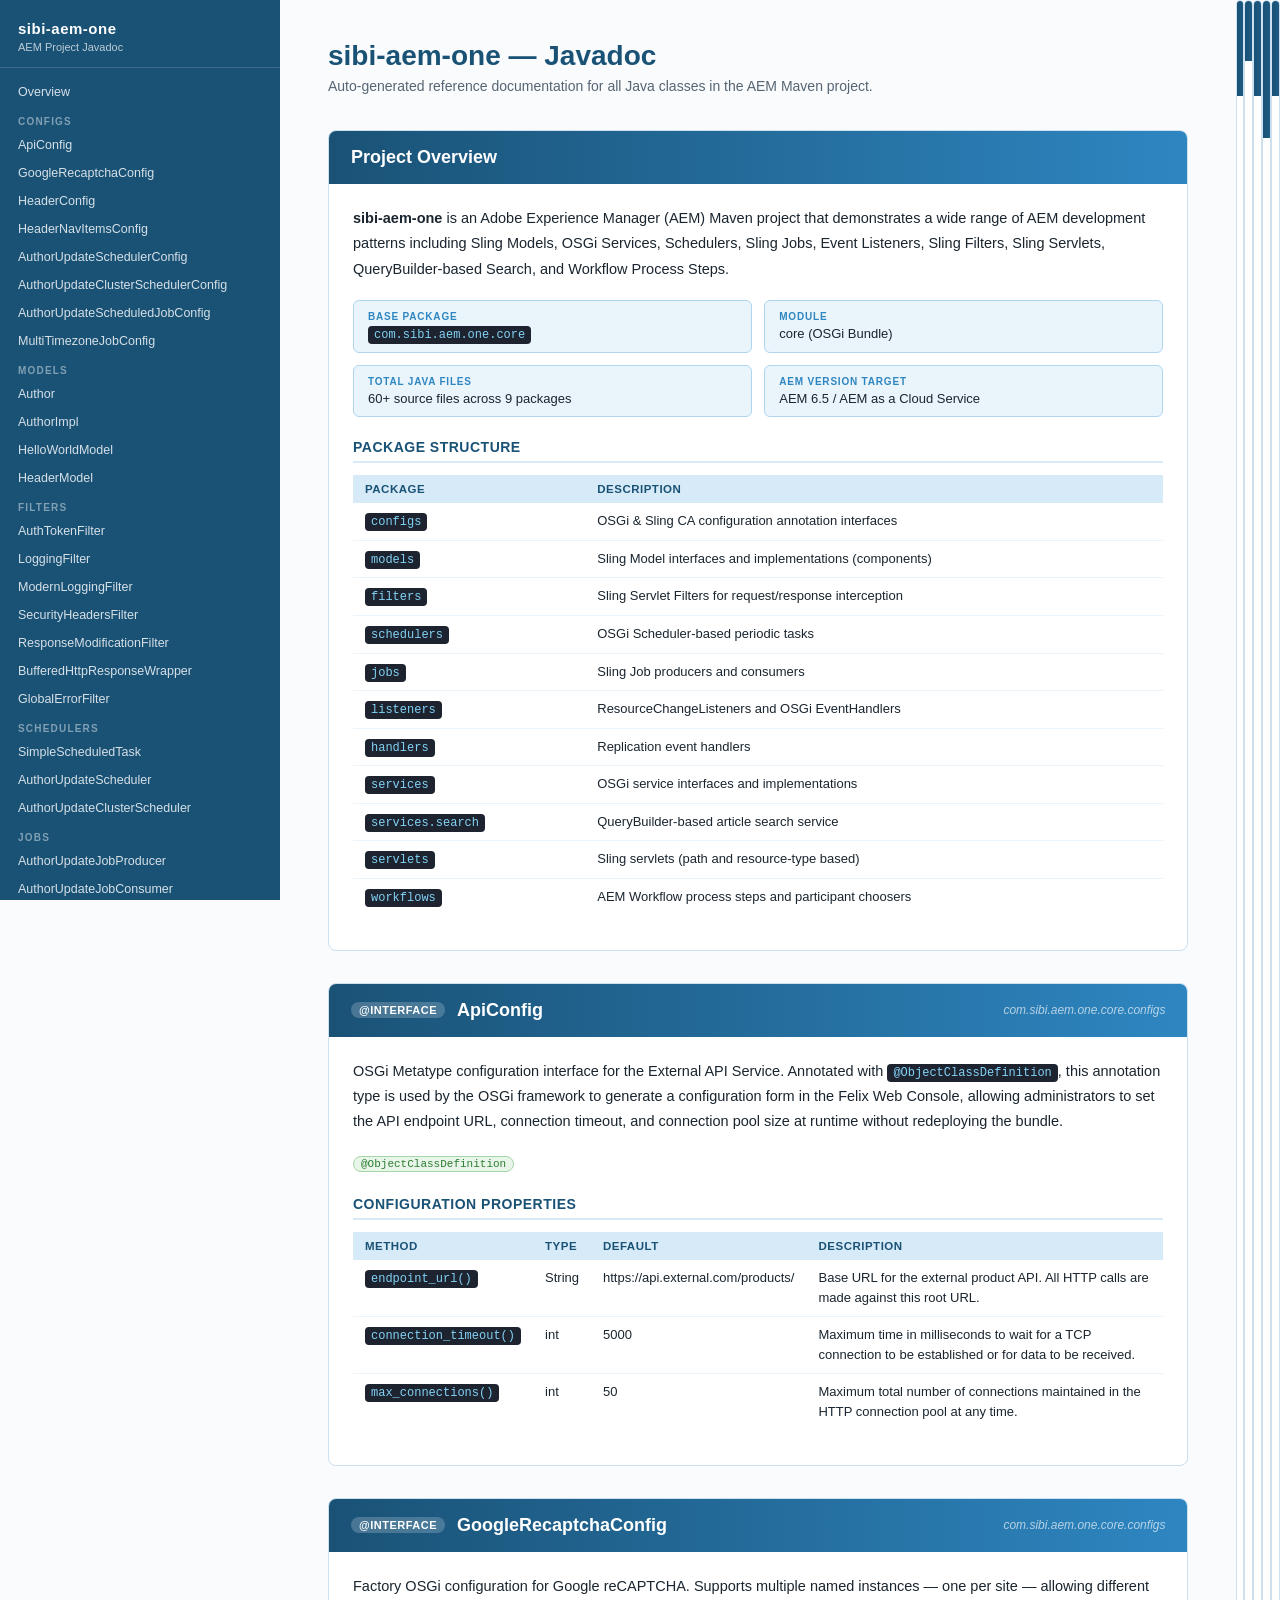
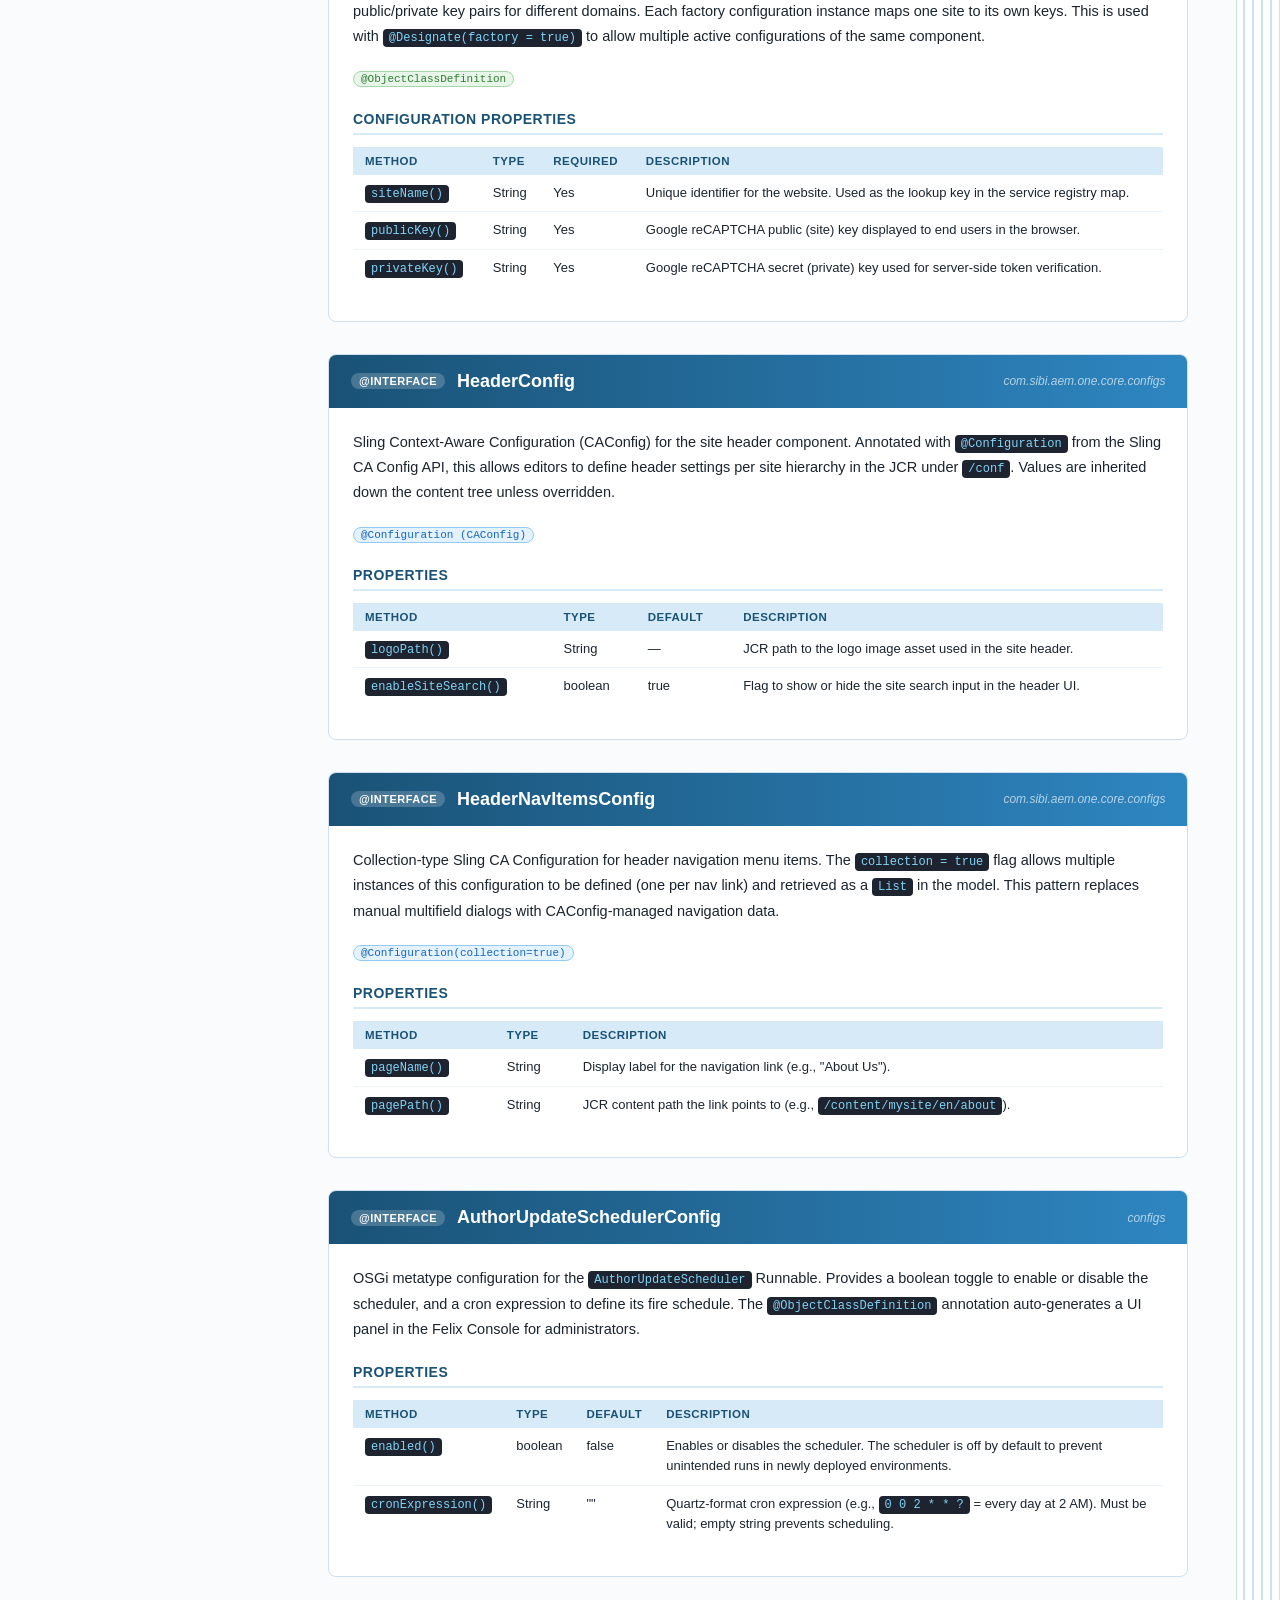
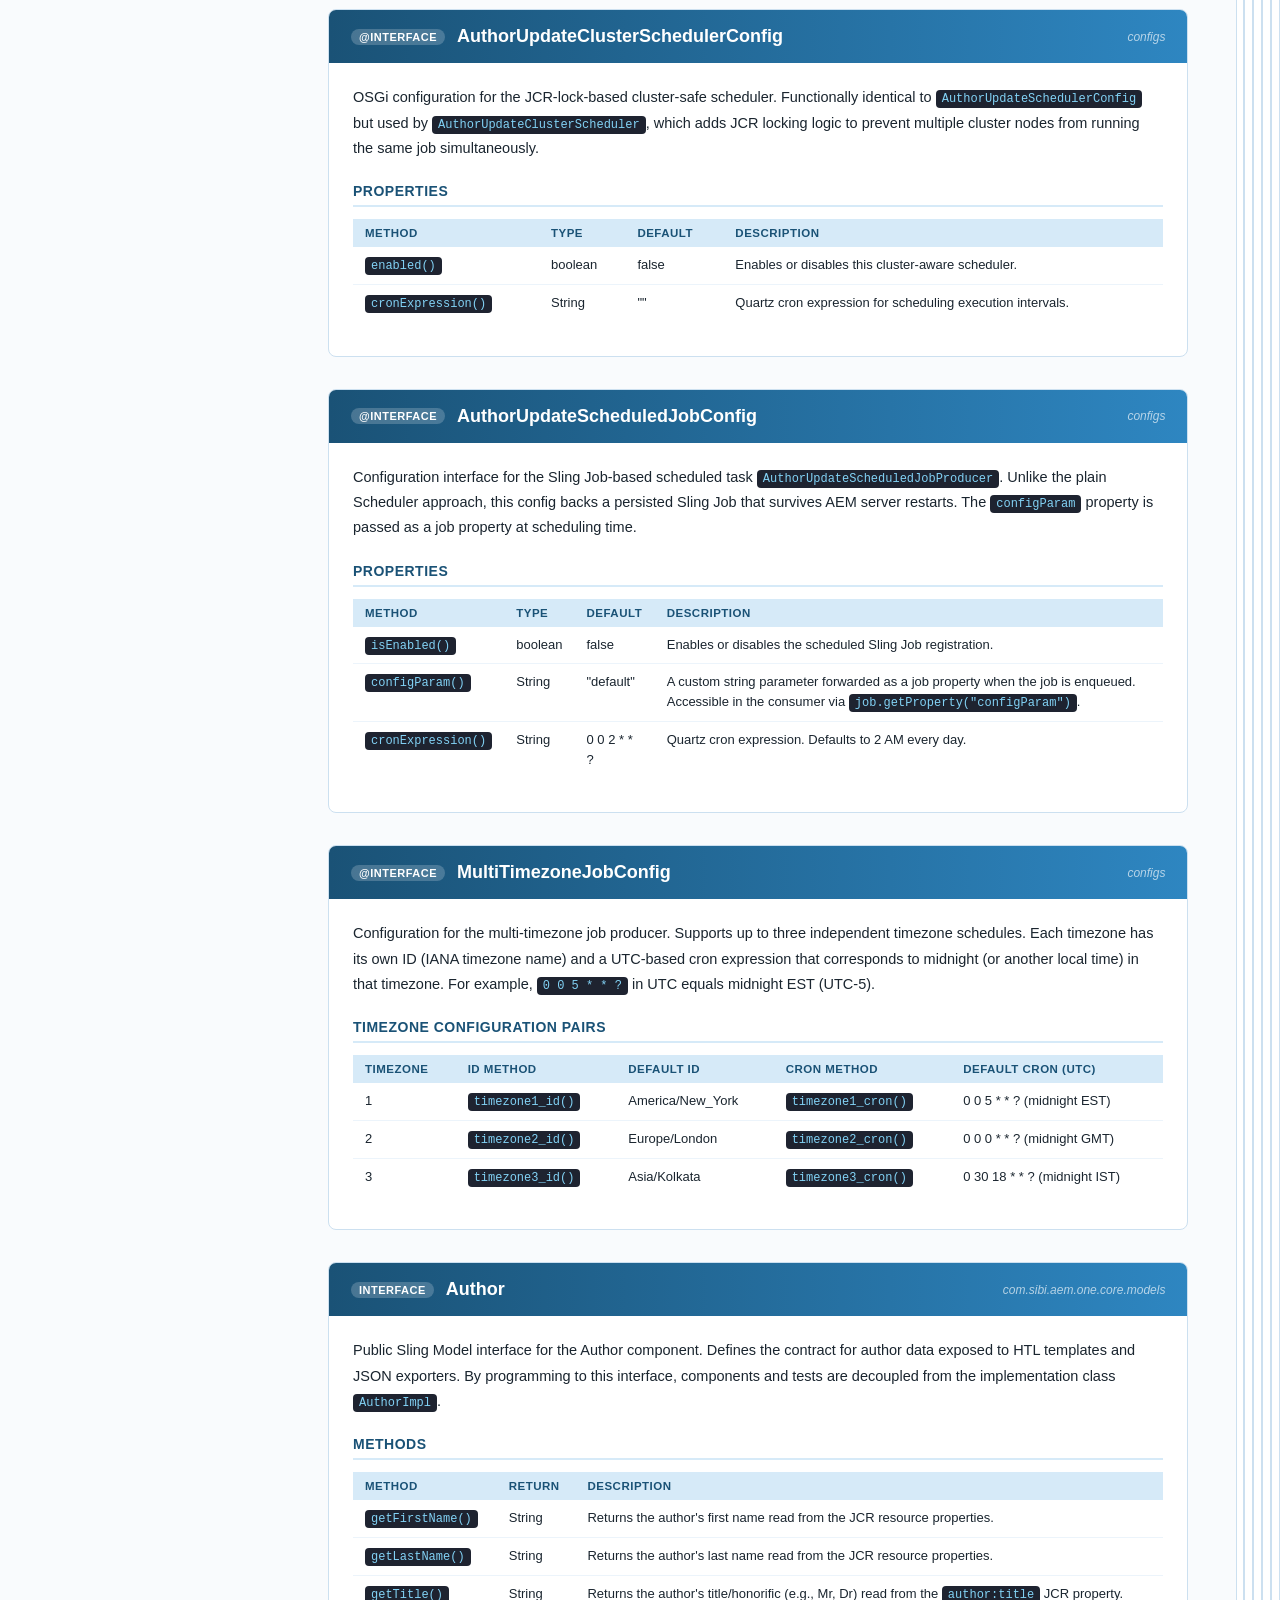
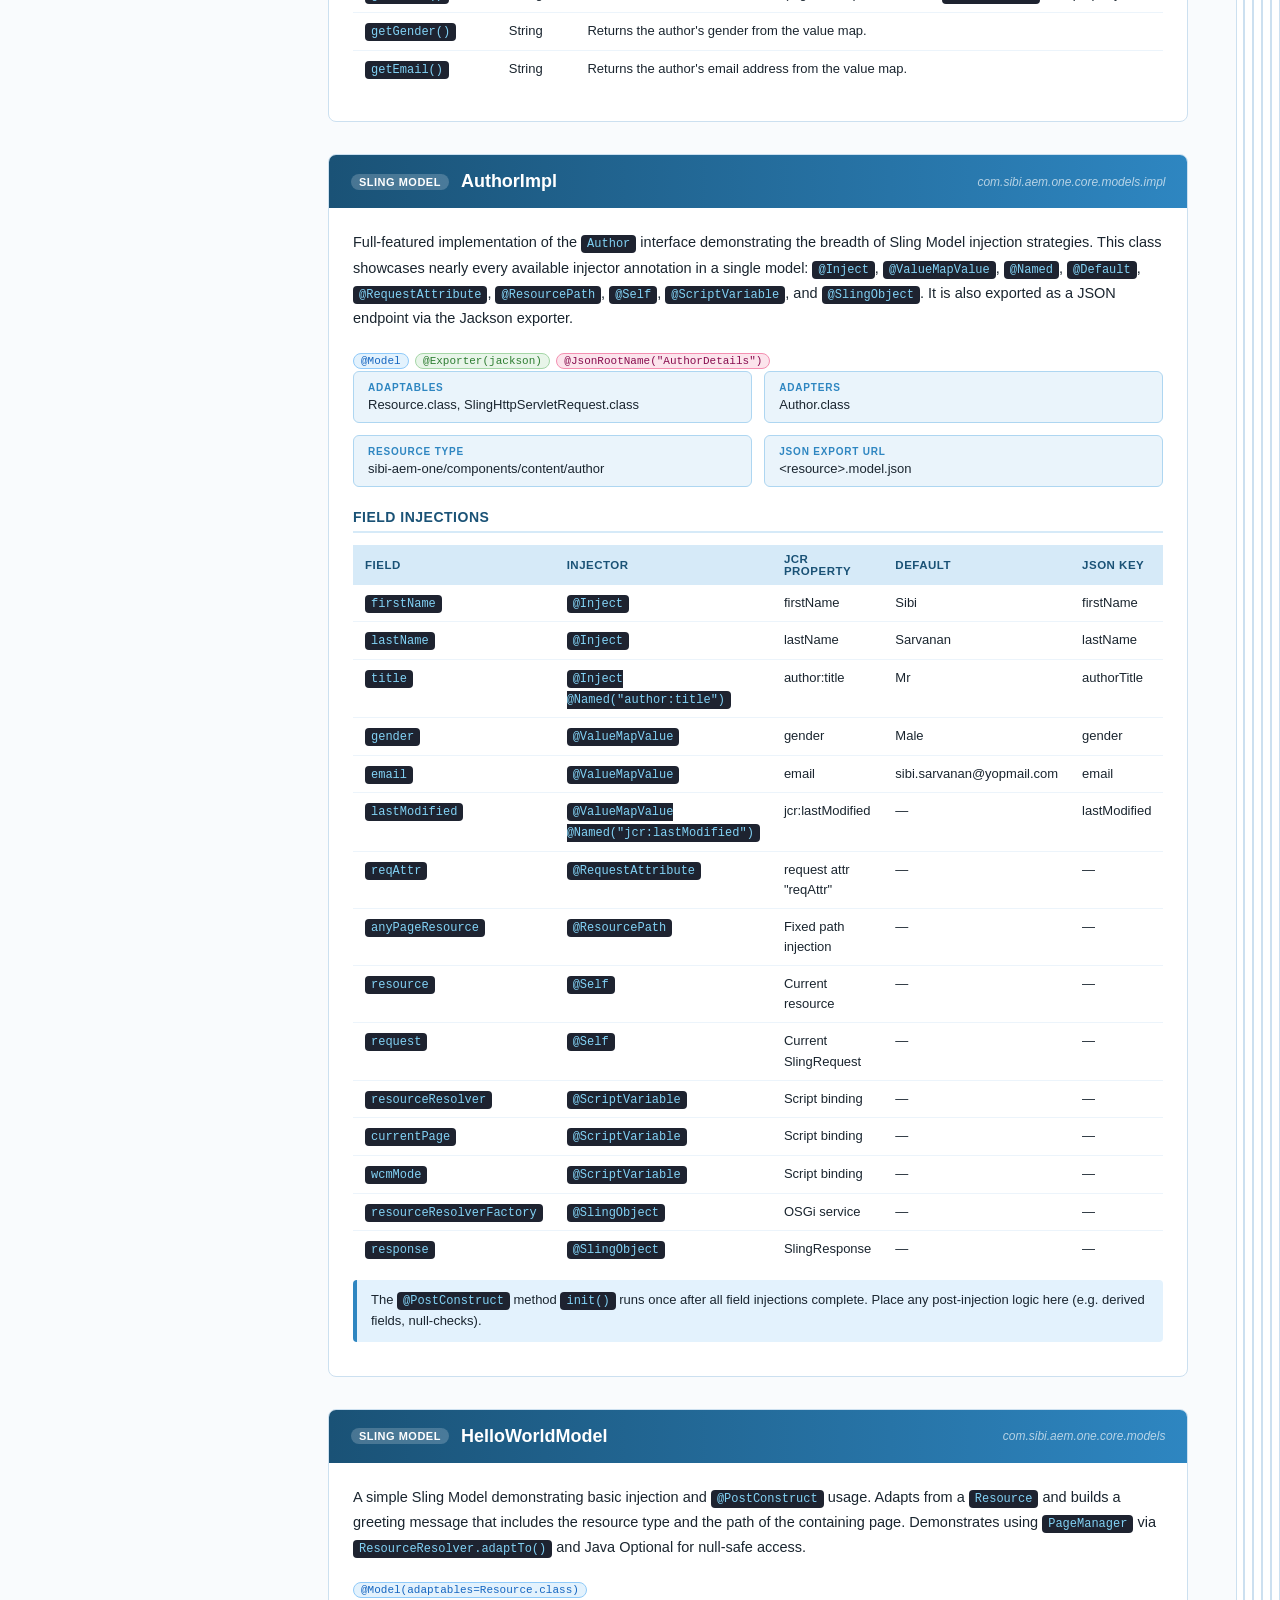
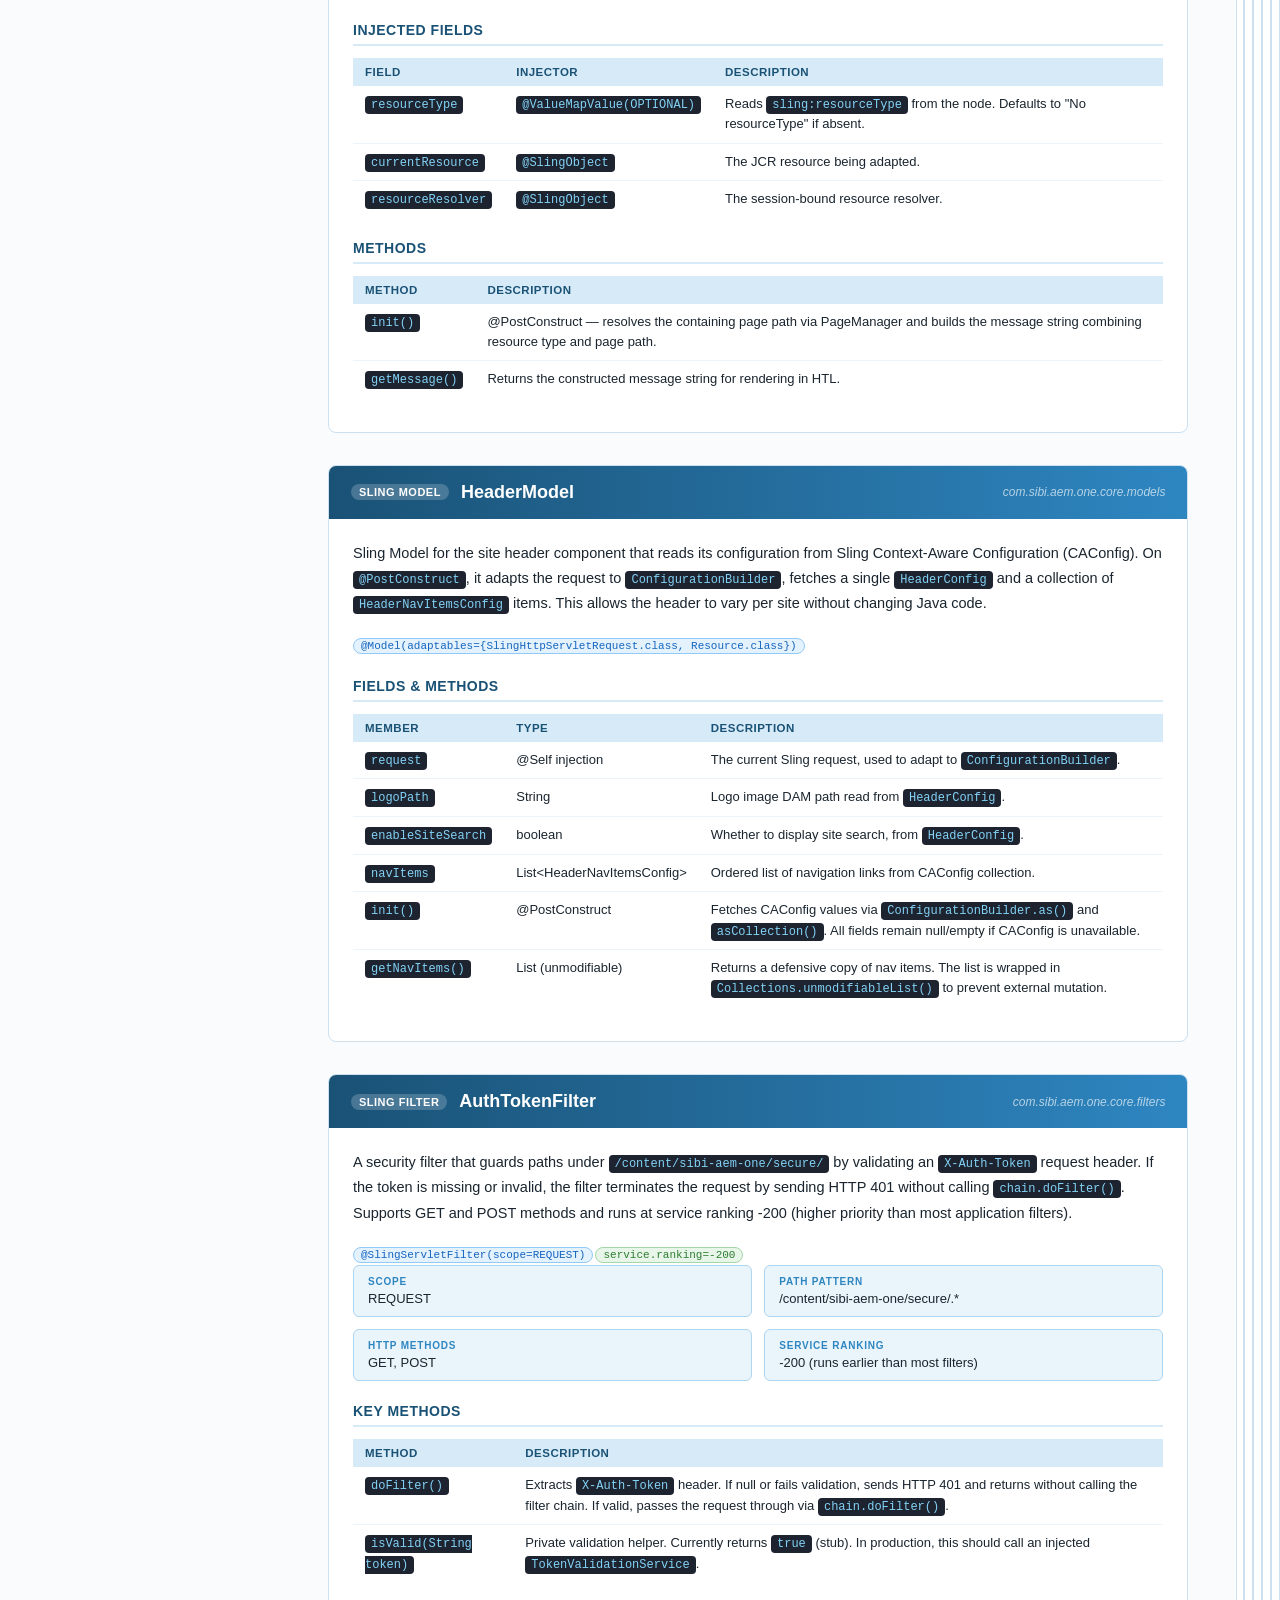
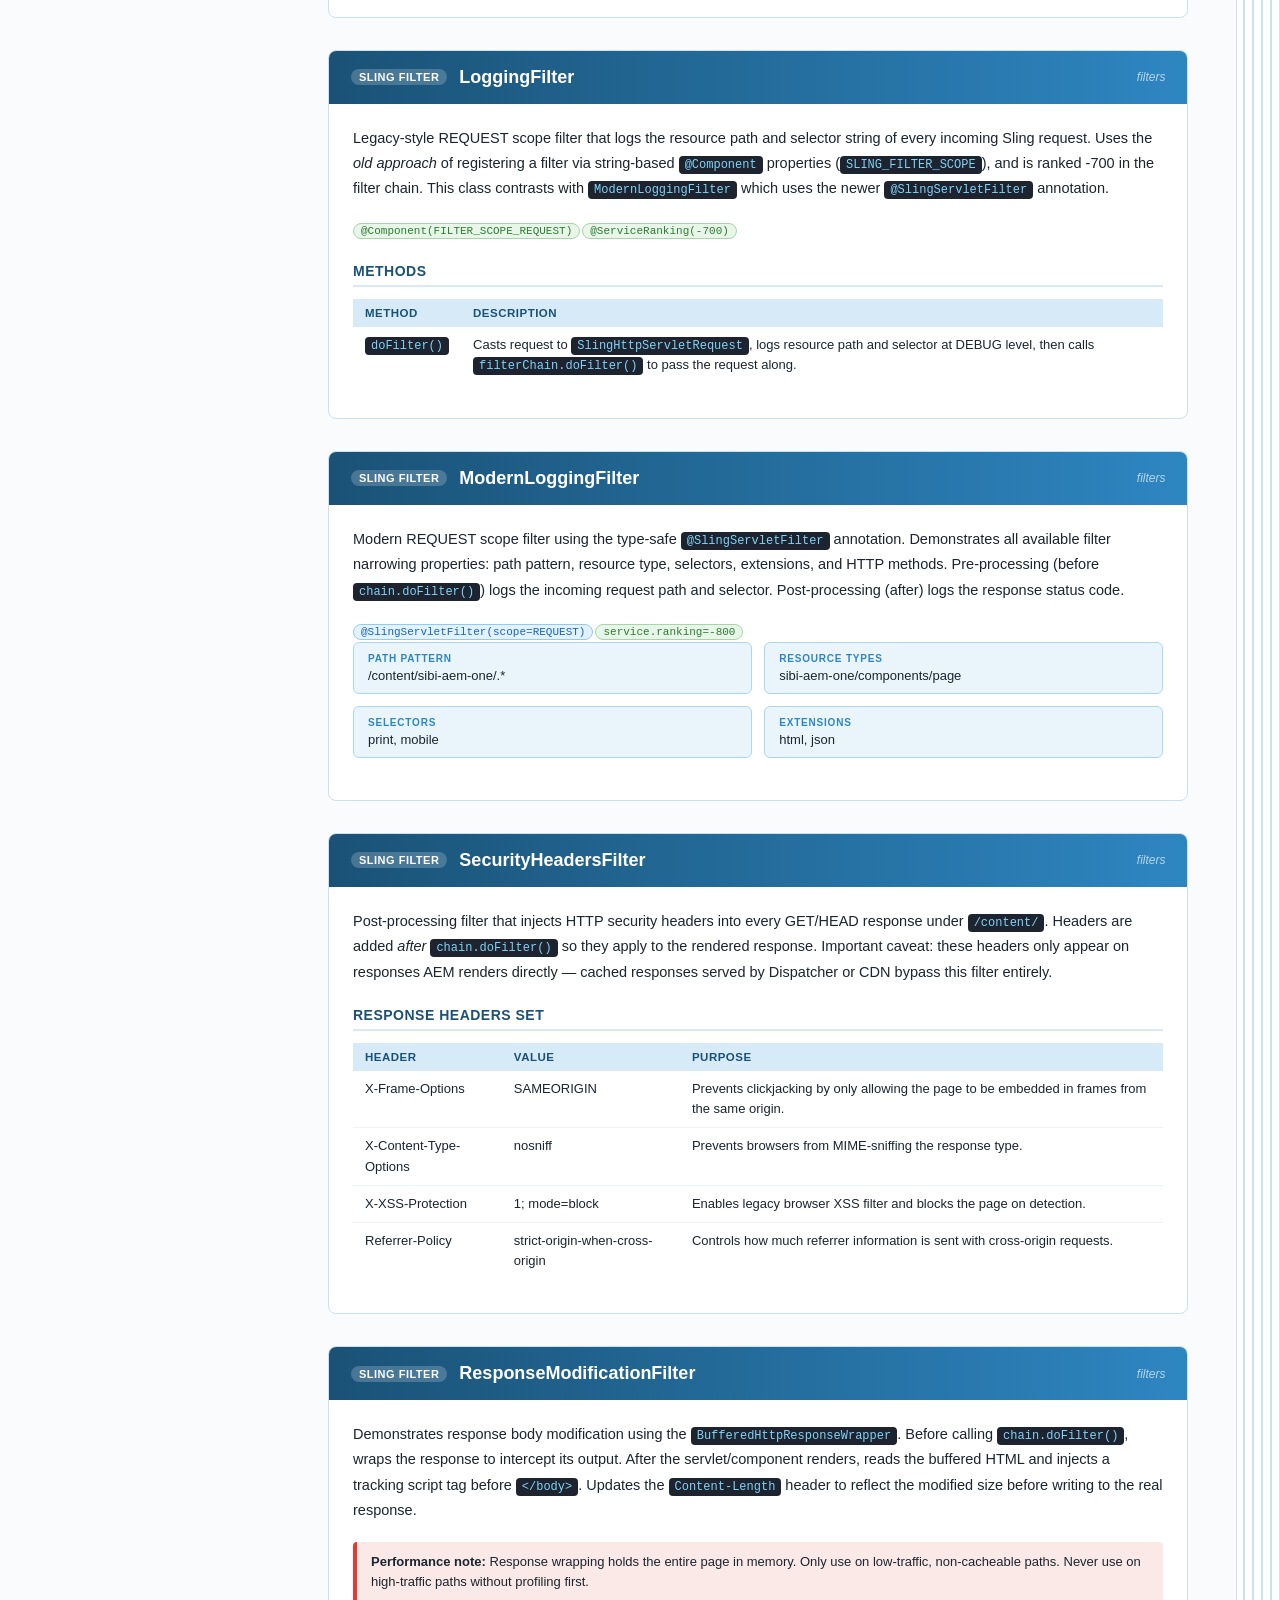
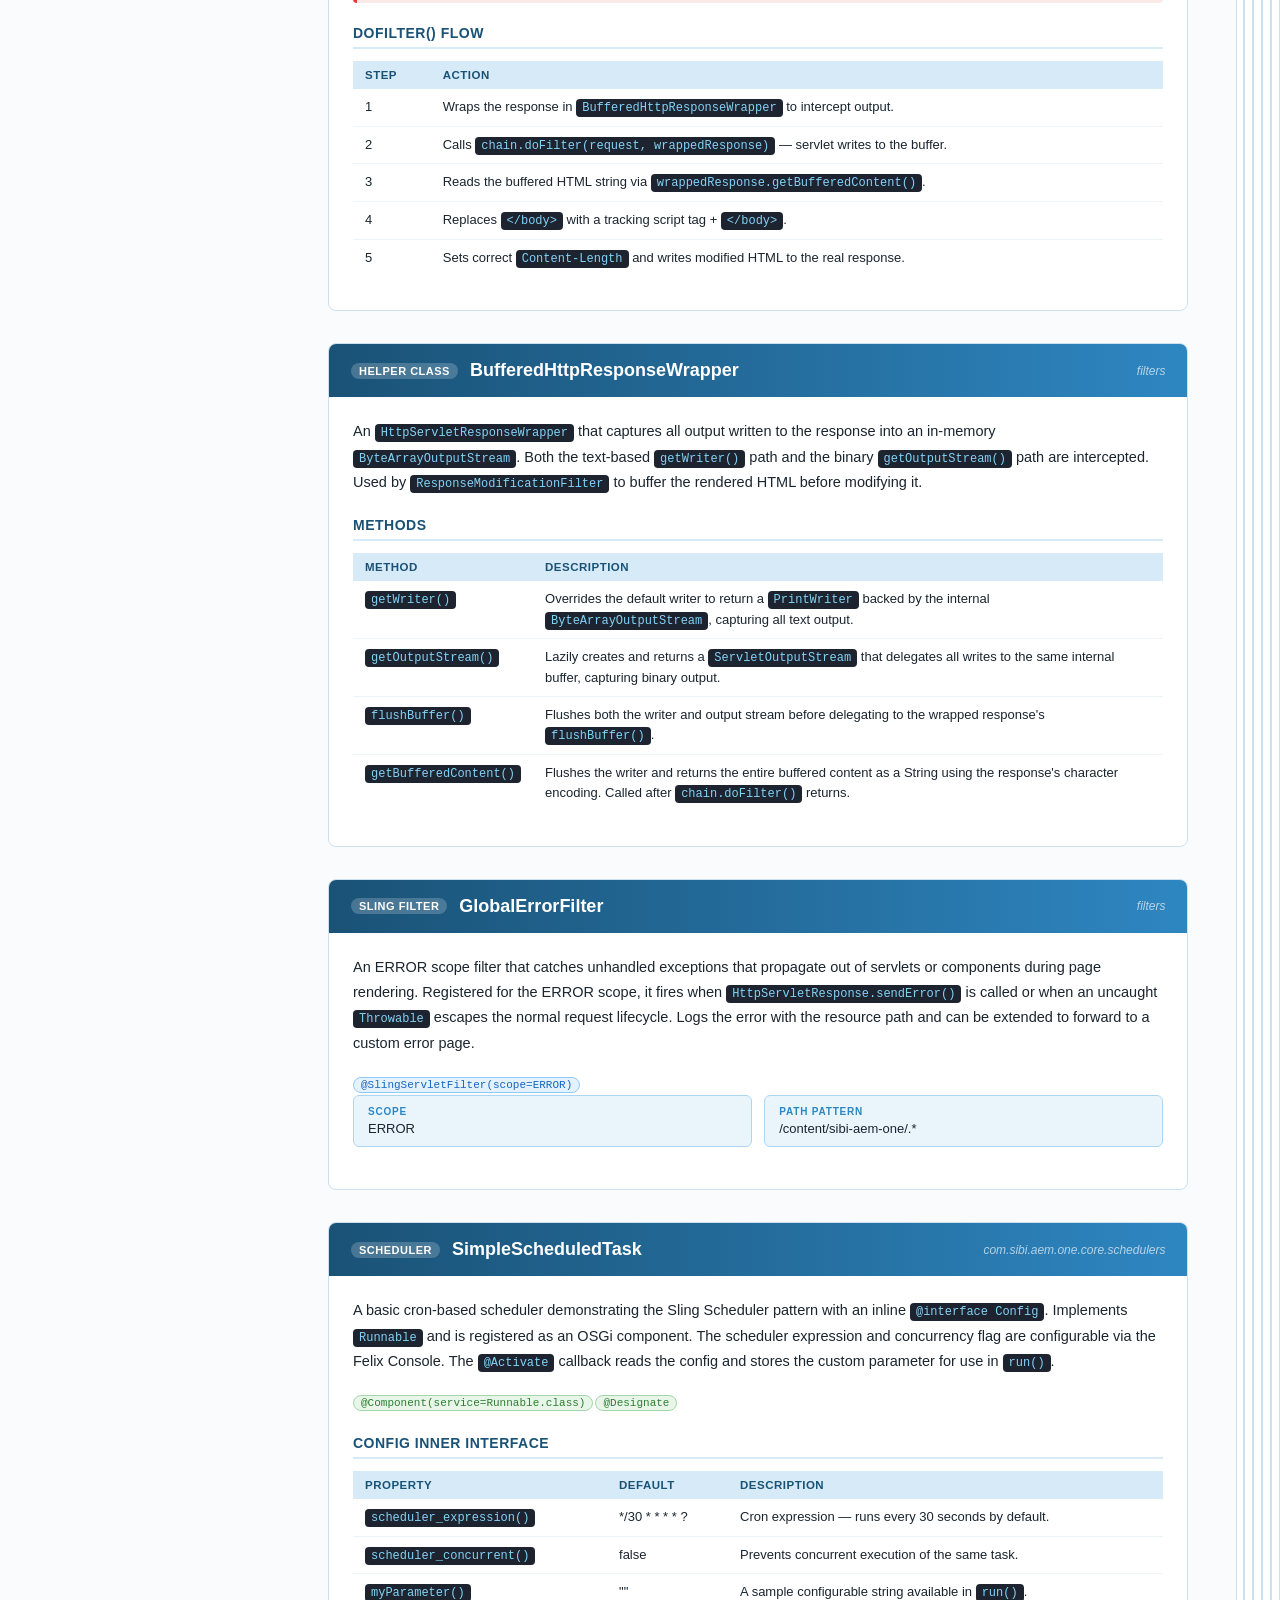
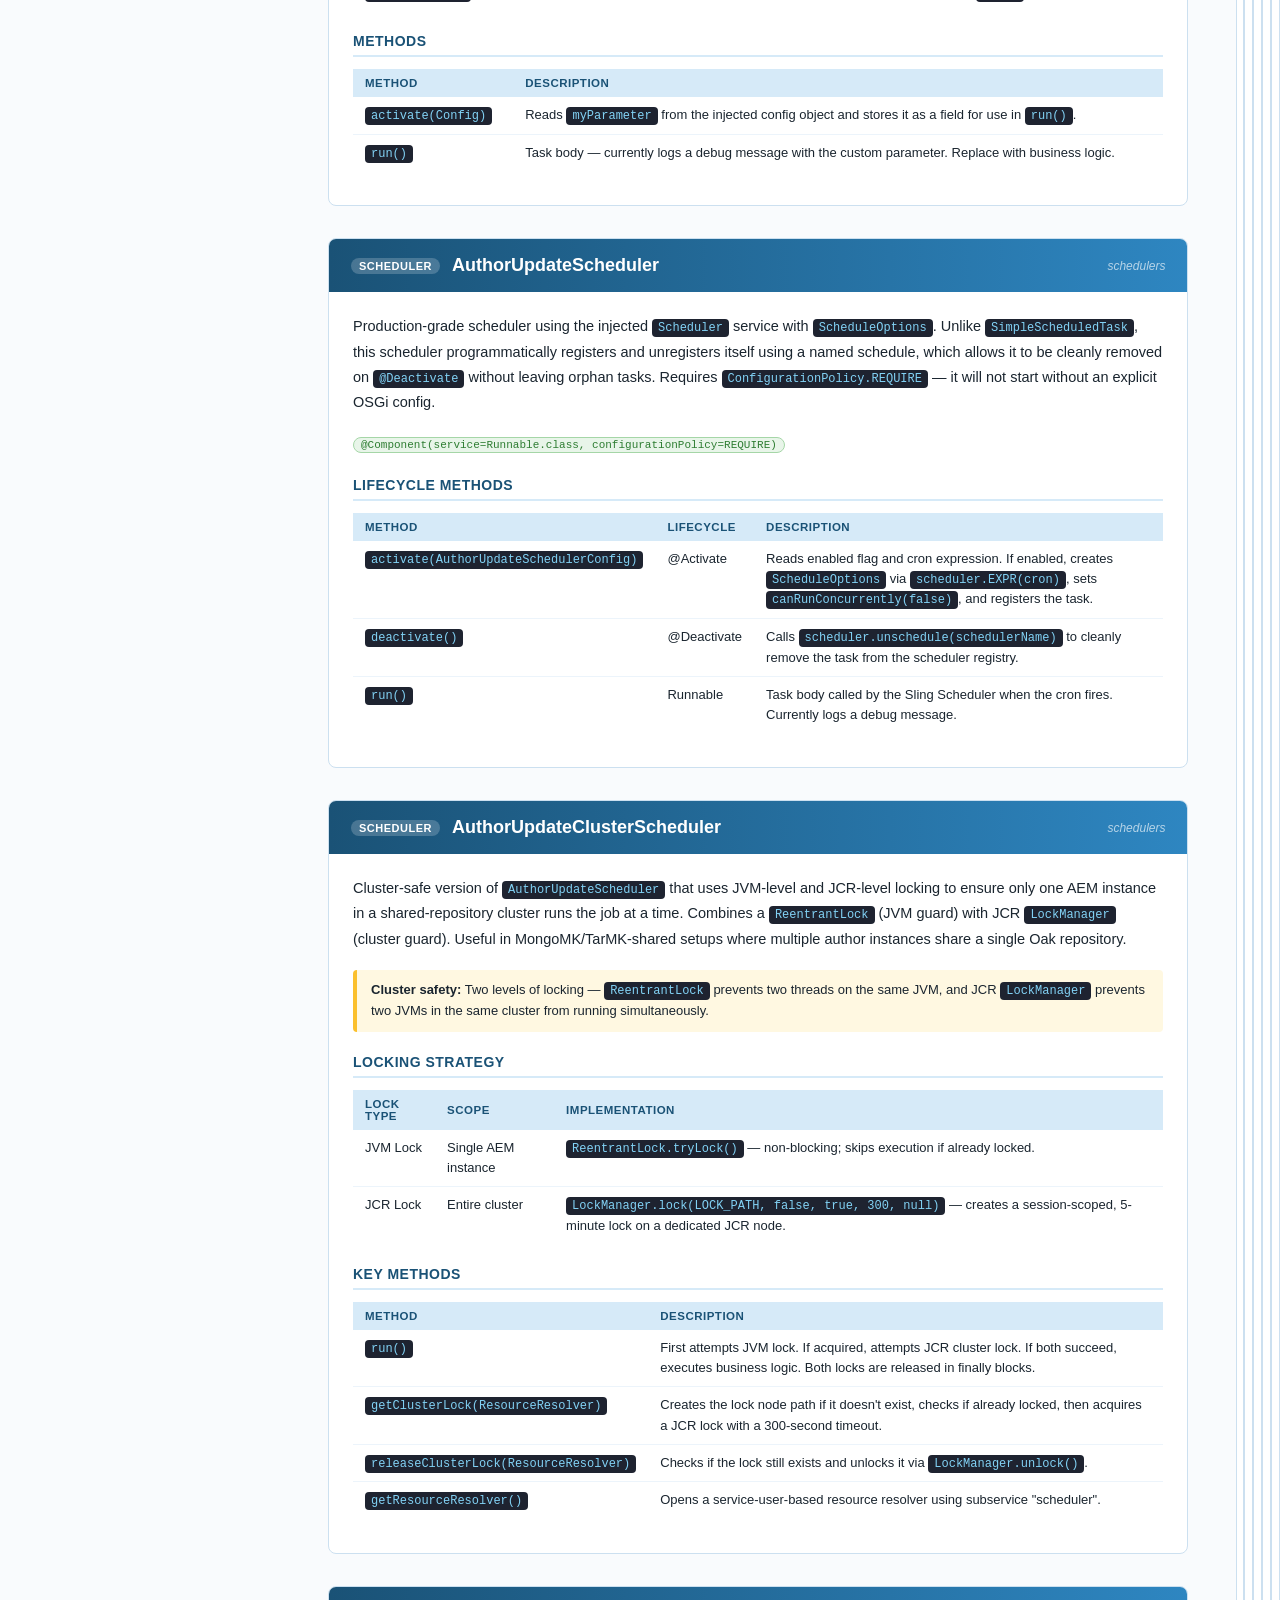
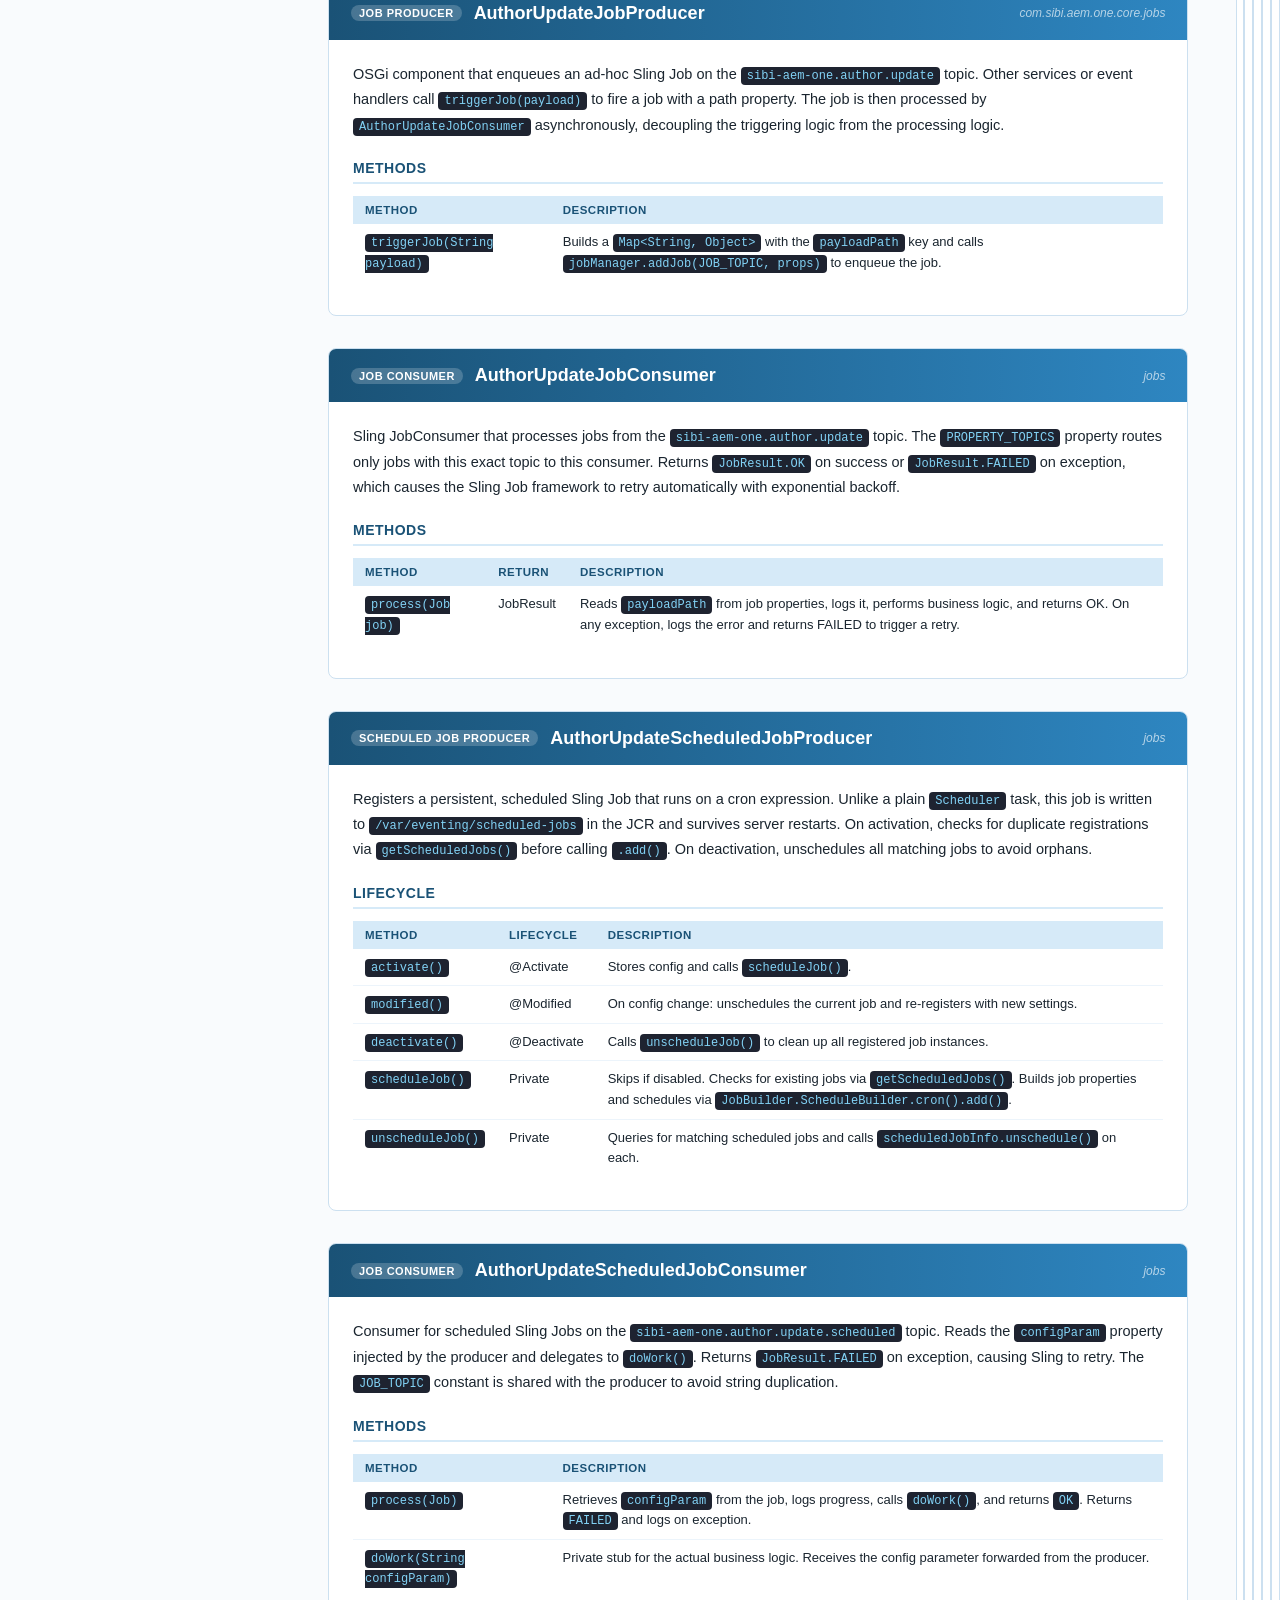
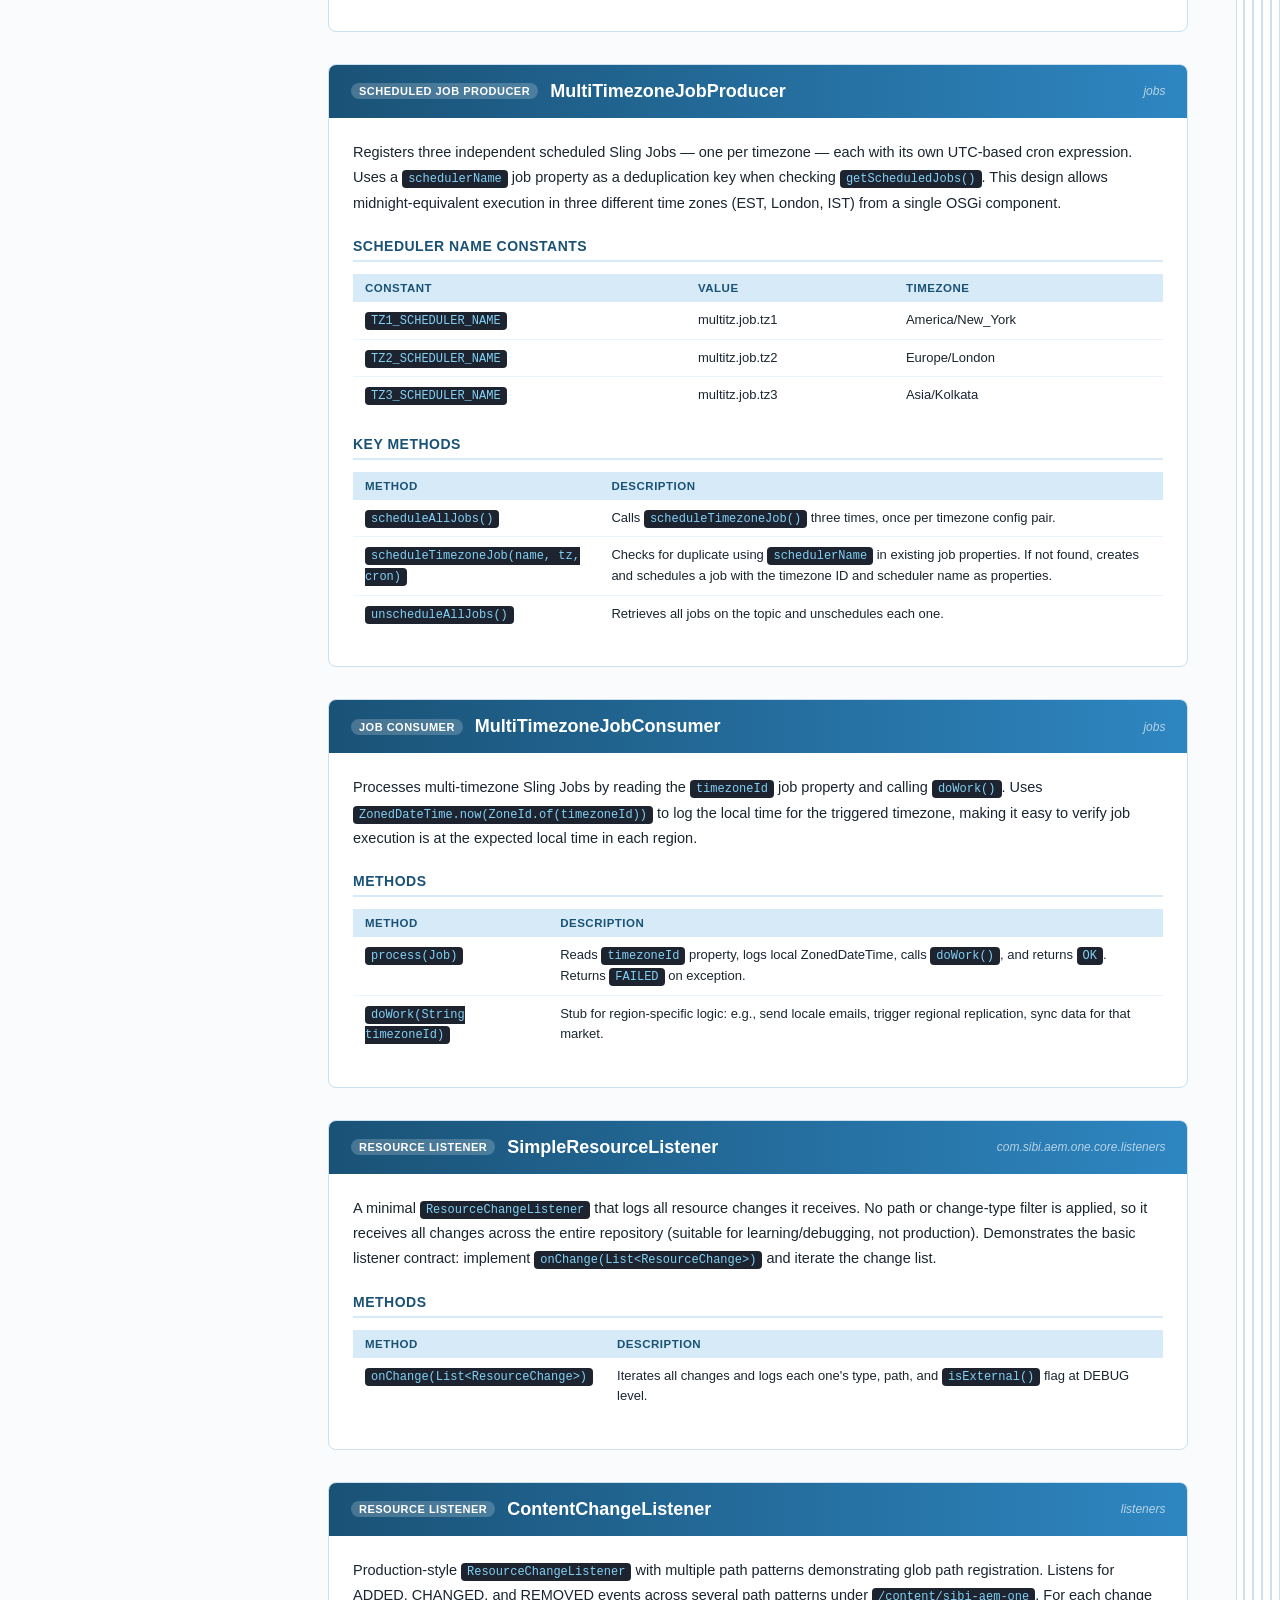
<file: javadoc.html>
<!DOCTYPE html>
<html lang="en">
<head>
    <meta charset="UTF-8"/>
    <meta name="viewport" content="width=device-width, initial-scale=1.0"/>
    <title>Javadoc — sibi-aem-one</title>
    <style>
        :root {
          --primary: #1a5276;
          --accent: #2e86c1;
          --light: #d6eaf8;
          --bg: #f9fbfd;
          --code-bg: #1e2330;
          --code-fg: #e8eaf6;
          --border: #cce0f0;
          --text: #1a252f;
          --muted: #566573;
          --tag-bg: #eaf4fb;
          --tag-border: #aed6f1;
          --sidebar-w: 280px;
        }
        * { box-sizing: border-box; margin: 0; padding: 0; }
        body { font-family: 'Segoe UI', Arial, sans-serif; background: var(--bg); color: var(--text); display: flex; min-height: 100vh; }

        /* Sidebar */
        #sidebar {
          width: var(--sidebar-w); min-width: var(--sidebar-w);
          background: var(--primary); color: #fff;
          padding: 0; overflow-y: auto; position: sticky; top: 0; height: 100vh;
        }
        #sidebar .brand { padding: 20px 18px 14px; border-bottom: 1px solid rgba(255,255,255,.15); }
        #sidebar .brand h2 { font-size: 15px; font-weight: 700; letter-spacing: .5px; }
        #sidebar .brand p { font-size: 11px; opacity: .7; margin-top: 4px; }
        #sidebar ul { list-style: none; padding: 10px 0; }
        #sidebar ul li a {
          display: block; padding: 7px 18px; font-size: 12.5px; color: rgba(255,255,255,.82);
          text-decoration: none; transition: background .15s;
          white-space: nowrap; overflow: hidden; text-overflow: ellipsis;
        }
        #sidebar ul li a:hover { background: rgba(255,255,255,.12); color: #fff; }
        #sidebar ul li a.active { background: var(--accent); color: #fff; font-weight: 600; }
        #sidebar .section-header {
          padding: 10px 18px 4px; font-size: 10px; text-transform: uppercase;
          letter-spacing: 1.2px; color: rgba(255,255,255,.45); font-weight: 600;
        }

        /* Main */
        #main { flex: 1; padding: 40px 48px; max-width: 1100px; }
        #main h1 { font-size: 28px; color: var(--primary); margin-bottom: 6px; }
        #main .subtitle { color: var(--muted); font-size: 14px; margin-bottom: 36px; }

        /* Class sections */
        .class-section {
          background: #fff; border: 1px solid var(--border);
          border-radius: 8px; margin-bottom: 32px; overflow: hidden;
          scroll-margin-top: 30px;
        }
        .class-header {
          background: linear-gradient(90deg, var(--primary) 0%, var(--accent) 100%);
          padding: 16px 22px; display: flex; align-items: center; gap: 12px;
        }
        .class-header h2 { color: #fff; font-size: 18px; margin: 0; }
        .class-header .badge {
          background: rgba(255,255,255,.2); color: #fff;
          font-size: 11px; padding: 2px 8px; border-radius: 20px; font-weight: 600;
          text-transform: uppercase; letter-spacing: .5px;
        }
        .class-header .pkg { color: rgba(255,255,255,.65); font-size: 12px; margin-left: auto; font-style: italic; }
        .class-body { padding: 22px 24px; }

        /* Description */
        .class-desc { font-size: 14.5px; line-height: 1.75; color: var(--text); margin-bottom: 18px; }

        /* Meta grid */
        .meta-grid { display: grid; grid-template-columns: 1fr 1fr; gap: 12px; margin-bottom: 20px; }
        .meta-item { background: var(--tag-bg); border: 1px solid var(--tag-border); border-radius: 6px; padding: 10px 14px; }
        .meta-item .label { font-size: 10px; text-transform: uppercase; letter-spacing: .8px; color: var(--accent); font-weight: 700; margin-bottom: 4px; }
        .meta-item .value { font-size: 13px; color: var(--text); word-break: break-all; }

        /* Sub-headings */
        .class-body h3 { font-size: 14px; color: var(--primary); border-bottom: 2px solid var(--light); padding-bottom: 6px; margin: 22px 0 12px; text-transform: uppercase; letter-spacing: .5px; }

        /* Field / Method tables */
        table { width: 100%; border-collapse: collapse; font-size: 13px; margin-bottom: 12px; }
        th { background: var(--light); color: var(--primary); font-weight: 700; padding: 8px 12px; text-align: left; font-size: 11.5px; text-transform: uppercase; letter-spacing: .5px; }
        td { padding: 8px 12px; border-bottom: 1px solid #ecf4fb; vertical-align: top; line-height: 1.55; }
        tr:last-child td { border-bottom: none; }
        tr:hover td { background: #f4faff; }
        code { background: var(--code-bg); color: #82d2f5; padding: 2px 6px; border-radius: 4px; font-family: 'Consolas','Courier New',monospace; font-size: 12px; }

        /* Annotation chips */
        .ann { display: inline-block; background: #fff3e0; border: 1px solid #ffcc80; color: #e65100; font-size: 11px; padding: 1px 7px; border-radius: 20px; margin: 2px 2px 2px 0; font-family: monospace; }
        .ann.osgi { background: #e8f5e9; border-color: #a5d6a7; color: #2e7d32; }
        .ann.sling { background: #e3f2fd; border-color: #90caf9; color: #1565c0; }
        .ann.jackson { background: #fce4ec; border-color: #f48fb1; color: #880e4f; }

        /* Note boxes */
        .note { background: #fff8e1; border-left: 4px solid #fbc02d; border-radius: 4px; padding: 10px 14px; font-size: 13px; margin: 12px 0; line-height: 1.6; }
        .note.info { background: #e3f2fd; border-color: var(--accent); }
        .note.warn { background: #fbe9e7; border-color: #e53935; }

        /* TOC page */
        .toc-grid { display: grid; grid-template-columns: repeat(3,1fr); gap: 14px; margin-top: 20px; }
        .toc-card { background: #fff; border: 1px solid var(--border); border-radius: 8px; padding: 14px 16px; text-decoration: none; color: var(--text); transition: box-shadow .2s; }
        .toc-card:hover { box-shadow: 0 4px 16px rgba(0,0,0,.1); transform: translateY(-1px); }
        .toc-card .name { font-weight: 700; font-size: 14px; color: var(--primary); }
        .toc-card .pkg-small { font-size: 11px; color: var(--muted); margin-top: 3px; }
        .toc-card .type-badge { font-size: 10px; background: var(--light); color: var(--accent); padding: 1px 7px; border-radius: 10px; margin-top: 6px; display: inline-block; font-weight: 600; }
    </style>
</head>
<body>

<!-- SIDEBAR -->
<nav id="sidebar">
    <div class="brand">
        <h2>sibi-aem-one</h2>
        <p>AEM Project Javadoc</p>
    </div>
    <ul>
        <li><a href="#overview">Overview</a></li>
        <div class="section-header">Configs</div>
        <li><a href="#ApiConfig">ApiConfig</a></li>
        <li><a href="#GoogleRecaptchaConfig">GoogleRecaptchaConfig</a></li>
        <li><a href="#HeaderConfig">HeaderConfig</a></li>
        <li><a href="#HeaderNavItemsConfig">HeaderNavItemsConfig</a></li>
        <li><a href="#AuthorUpdateSchedulerConfig">AuthorUpdateSchedulerConfig</a></li>
        <li><a href="#AuthorUpdateClusterSchedulerConfig">AuthorUpdateClusterSchedulerConfig</a></li>
        <li><a href="#AuthorUpdateScheduledJobConfig">AuthorUpdateScheduledJobConfig</a></li>
        <li><a href="#MultiTimezoneJobConfig">MultiTimezoneJobConfig</a></li>
        <div class="section-header">Models</div>
        <li><a href="#Author">Author</a></li>
        <li><a href="#AuthorImpl">AuthorImpl</a></li>
        <li><a href="#HelloWorldModel">HelloWorldModel</a></li>
        <li><a href="#HeaderModel">HeaderModel</a></li>
        <div class="section-header">Filters</div>
        <li><a href="#AuthTokenFilter">AuthTokenFilter</a></li>
        <li><a href="#LoggingFilter">LoggingFilter</a></li>
        <li><a href="#ModernLoggingFilter">ModernLoggingFilter</a></li>
        <li><a href="#SecurityHeadersFilter">SecurityHeadersFilter</a></li>
        <li><a href="#ResponseModificationFilter">ResponseModificationFilter</a></li>
        <li><a href="#BufferedHttpResponseWrapper">BufferedHttpResponseWrapper</a></li>
        <li><a href="#GlobalErrorFilter">GlobalErrorFilter</a></li>
        <div class="section-header">Schedulers</div>
        <li><a href="#SimpleScheduledTask">SimpleScheduledTask</a></li>
        <li><a href="#AuthorUpdateScheduler">AuthorUpdateScheduler</a></li>
        <li><a href="#AuthorUpdateClusterScheduler">AuthorUpdateClusterScheduler</a></li>
        <div class="section-header">Jobs</div>
        <li><a href="#AuthorUpdateJobProducer">AuthorUpdateJobProducer</a></li>
        <li><a href="#AuthorUpdateJobConsumer">AuthorUpdateJobConsumer</a></li>
        <li><a href="#AuthorUpdateScheduledJobProducer">AuthorUpdateScheduledJobProducer</a></li>
        <li><a href="#AuthorUpdateScheduledJobConsumer">AuthorUpdateScheduledJobConsumer</a></li>
        <li><a href="#MultiTimezoneJobProducer">MultiTimezoneJobProducer</a></li>
        <li><a href="#MultiTimezoneJobConsumer">MultiTimezoneJobConsumer</a></li>
        <div class="section-header">Listeners/Handlers</div>
        <li><a href="#SimpleResourceListener">SimpleResourceListener</a></li>
        <li><a href="#ContentChangeListener">ContentChangeListener</a></li>
        <li><a href="#ClusterAwareListener">ClusterAwareListener</a></li>
        <li><a href="#CustomWorkflowTrigger">CustomWorkflowTrigger</a></li>
        <li><a href="#ReplicationEventHandler">ReplicationEventHandler</a></li>
        <div class="section-header">Services</div>
        <li><a href="#RunModeService">RunModeService</a></li>
        <li><a href="#RunModeServiceImpl">RunModeServiceImpl</a></li>
        <li><a href="#ExternalApiService">ExternalApiService</a></li>
        <li><a href="#ExternalApiServiceImpl">ExternalApiServiceImpl</a></li>
        <li><a href="#GoogleRecaptchaConfigService">GoogleRecaptchaConfigService</a></li>
        <li><a href="#GoogleRecaptchaConfigServiceImplV1">GoogleRecaptchaConfigServiceImpl (v1)</a></li>
        <li><a href="#GoogleRecaptchaConfigServiceImplV2">GoogleRecaptchaConfigServiceImpl (v2)</a></li>
        <div class="section-header">Search</div>
        <li><a href="#ArticleSearchRequest">ArticleSearchRequest</a></li>
        <li><a href="#ArticleSearchResult">ArticleSearchResult</a></li>
        <li><a href="#ArticleSearchService">ArticleSearchService</a></li>
        <li><a href="#ArticleSearchServiceImpl">ArticleSearchServiceImpl</a></li>
        <li><a href="#FeaturedArticlePredicateEvaluator">FeaturedArticlePredicateEvaluator</a></li>
        <li><a href="#EditorialScorePredicateEvaluator">EditorialScorePredicateEvaluator</a></li>
        <div class="section-header">Servlets</div>
        <li><a href="#SimpleServlet">SimpleServlet</a></li>
        <li><a href="#PathRegistrationServlet">PathRegistrationServlet</a></li>
        <li><a href="#ResourceTypeRegistrationServlet">ResourceTypeRegistrationServlet</a></li>
        <li><a href="#ArticleSearchServlet">ArticleSearchServlet</a></li>
        <div class="section-header">Workflows</div>
        <li><a href="#ProductSyncProcess">ProductSyncProcess</a></li>
        <li><a href="#AdvancedProductSyncProcess">AdvancedProductSyncProcess</a></li>
        <li><a href="#ProductDataHarmonizer">ProductDataHarmonizer</a></li>
        <li><a href="#ContentTypeRouter">ContentTypeRouter</a></li>
        <li><a href="#LegalApprovalProcess">LegalApprovalProcess</a></li>
        <li><a href="#LocaleParticipantChooser">LocaleParticipantChooser</a></li>
        <div class="section-header">Product Scenario (Added)</div>
        <li><a href="#Product">Product</a></li>
        <li><a href="#ProductVariant">ProductVariant</a></li>
        <li><a href="#ProductSummary">ProductSummary</a></li>
        <li><a href="#ProductVariantListSerializer">ProductVariantListSerializer</a></li>
        <li><a href="#ProductImpl">ProductImpl</a></li>
        <li><a href="#InventoryService">InventoryService</a></li>
        <li><a href="#InventoryServiceImpl">InventoryServiceImpl</a></li>
        <li><a href="#ProductActivationListener">ProductActivationListener</a></li>
        <li><a href="#ProductPublishProcess">ProductPublishProcess</a></li>
        <li><a href="#ApprovalNotificationProcess">ApprovalNotificationProcess</a></li>
        <div class="section-header">Custom Widget / CF / Launch (Added)</div>
        <li><a href="#ConditionRatingWidget">ConditionRatingWidget</a></li>
        <li><a href="#NeighborhoodGuide">NeighborhoodGuide</a></li>
        <li><a href="#PropertyDataLayerModel">PropertyDataLayerModel</a></li>
        <div class="section-header">Security (Added)</div>
        <li><a href="#CSRFHandling">CSRF Token Handling</a></li>
        <li><a href="#PropertySearchServlet">PropertySearchServlet (XSSAPI)</a></li>
        <div class="section-header">Performance & Caching (Added)</div>
        <li><a href="#ThreadDumpAnalysis">Thread Dump Analysis</a></li>
        <li><a href="#HeapDumpAnalysis">Heap Dump Analysis (Eclipse MAT)</a></li>
        <li><a href="#CIFGraphQLCaching">CIF GraphQL Caching</a></li>
    </ul>
</nav>

<!-- MAIN CONTENT -->
<div id="main">

    <!-- OVERVIEW -->
    <section id="overview">
        <h1>sibi-aem-one — Javadoc</h1>
        <p class="subtitle">Auto-generated reference documentation for all Java classes in the AEM Maven project.</p>
        <div class="class-section">
            <div class="class-header"><h2>Project Overview</h2></div>
            <div class="class-body">
                <p class="class-desc">
                    <strong>sibi-aem-one</strong> is an Adobe Experience Manager (AEM) Maven project that demonstrates
                    a wide range of AEM development patterns including Sling Models, OSGi Services, Schedulers, Sling
                    Jobs,
                    Event Listeners, Sling Filters, Sling Servlets, QueryBuilder-based Search, and Workflow Process
                    Steps.
                </p>
                <div class="meta-grid">
                    <div class="meta-item">
                        <div class="label">Base Package</div>
                        <div class="value"><code>com.sibi.aem.one.core</code></div>
                    </div>
                    <div class="meta-item">
                        <div class="label">Module</div>
                        <div class="value">core (OSGi Bundle)</div>
                    </div>
                    <div class="meta-item">
                        <div class="label">Total Java Files</div>
                        <div class="value">60+ source files across 9 packages</div>
                    </div>
                    <div class="meta-item">
                        <div class="label">AEM Version Target</div>
                        <div class="value">AEM 6.5 / AEM as a Cloud Service</div>
                    </div>
                </div>
                <h3>Package Structure</h3>
                <table>
                    <tr>
                        <th>Package</th>
                        <th>Description</th>
                    </tr>
                    <tr>
                        <td><code>configs</code></td>
                        <td>OSGi &amp; Sling CA configuration annotation interfaces</td>
                    </tr>
                    <tr>
                        <td><code>models</code></td>
                        <td>Sling Model interfaces and implementations (components)</td>
                    </tr>
                    <tr>
                        <td><code>filters</code></td>
                        <td>Sling Servlet Filters for request/response interception</td>
                    </tr>
                    <tr>
                        <td><code>schedulers</code></td>
                        <td>OSGi Scheduler-based periodic tasks</td>
                    </tr>
                    <tr>
                        <td><code>jobs</code></td>
                        <td>Sling Job producers and consumers</td>
                    </tr>
                    <tr>
                        <td><code>listeners</code></td>
                        <td>ResourceChangeListeners and OSGi EventHandlers</td>
                    </tr>
                    <tr>
                        <td><code>handlers</code></td>
                        <td>Replication event handlers</td>
                    </tr>
                    <tr>
                        <td><code>services</code></td>
                        <td>OSGi service interfaces and implementations</td>
                    </tr>
                    <tr>
                        <td><code>services.search</code></td>
                        <td>QueryBuilder-based article search service</td>
                    </tr>
                    <tr>
                        <td><code>servlets</code></td>
                        <td>Sling servlets (path and resource-type based)</td>
                    </tr>
                    <tr>
                        <td><code>workflows</code></td>
                        <td>AEM Workflow process steps and participant choosers</td>
                    </tr>
                </table>
            </div>
        </div>
    </section>

    <!-- ===== CONFIGS ===== -->
    <section id="ApiConfig" class="class-section">
        <div class="class-header">
            <span class="badge">@interface</span>
            <h2>ApiConfig</h2>
            <span class="pkg">com.sibi.aem.one.core.configs</span>
        </div>
        <div class="class-body">
            <p class="class-desc">OSGi Metatype configuration interface for the External API Service. Annotated with
                <code>@ObjectClassDefinition</code>, this annotation type is used by the OSGi framework to generate a
                configuration form in the Felix Web Console, allowing administrators to set the API endpoint URL,
                connection timeout, and connection pool size at runtime without redeploying the bundle.</p>
            <span class="ann osgi">@ObjectClassDefinition</span>
            <h3>Configuration Properties</h3>
            <table>
                <tr>
                    <th>Method</th>
                    <th>Type</th>
                    <th>Default</th>
                    <th>Description</th>
                </tr>
                <tr>
                    <td><code>endpoint_url()</code></td>
                    <td>String</td>
                    <td>https://api.external.com/products/</td>
                    <td>Base URL for the external product API. All HTTP calls are made against this root URL.</td>
                </tr>
                <tr>
                    <td><code>connection_timeout()</code></td>
                    <td>int</td>
                    <td>5000</td>
                    <td>Maximum time in milliseconds to wait for a TCP connection to be established or for data to be
                        received.
                    </td>
                </tr>
                <tr>
                    <td><code>max_connections()</code></td>
                    <td>int</td>
                    <td>50</td>
                    <td>Maximum total number of connections maintained in the HTTP connection pool at any time.</td>
                </tr>
            </table>
        </div>
    </section>

    <section id="GoogleRecaptchaConfig" class="class-section">
        <div class="class-header">
            <span class="badge">@interface</span>
            <h2>GoogleRecaptchaConfig</h2>
            <span class="pkg">com.sibi.aem.one.core.configs</span>
        </div>
        <div class="class-body">
            <p class="class-desc">Factory OSGi configuration for Google reCAPTCHA. Supports multiple named instances —
                one per site — allowing different public/private key pairs for different domains. Each factory
                configuration instance maps one site to its own keys. This is used with <code>@Designate(factory =
                    true)</code> to allow multiple active configurations of the same component.</p>
            <span class="ann osgi">@ObjectClassDefinition</span>
            <h3>Configuration Properties</h3>
            <table>
                <tr>
                    <th>Method</th>
                    <th>Type</th>
                    <th>Required</th>
                    <th>Description</th>
                </tr>
                <tr>
                    <td><code>siteName()</code></td>
                    <td>String</td>
                    <td>Yes</td>
                    <td>Unique identifier for the website. Used as the lookup key in the service registry map.</td>
                </tr>
                <tr>
                    <td><code>publicKey()</code></td>
                    <td>String</td>
                    <td>Yes</td>
                    <td>Google reCAPTCHA public (site) key displayed to end users in the browser.</td>
                </tr>
                <tr>
                    <td><code>privateKey()</code></td>
                    <td>String</td>
                    <td>Yes</td>
                    <td>Google reCAPTCHA secret (private) key used for server-side token verification.</td>
                </tr>
            </table>
        </div>
    </section>

    <section id="HeaderConfig" class="class-section">
        <div class="class-header">
            <span class="badge">@interface</span>
            <h2>HeaderConfig</h2>
            <span class="pkg">com.sibi.aem.one.core.configs</span>
        </div>
        <div class="class-body">
            <p class="class-desc">Sling Context-Aware Configuration (CAConfig) for the site header component. Annotated
                with <code>@Configuration</code> from the Sling CA Config API, this allows editors to define header
                settings per site hierarchy in the JCR under <code>/conf</code>. Values are inherited down the content
                tree unless overridden.</p>
            <span class="ann sling">@Configuration (CAConfig)</span>
            <h3>Properties</h3>
            <table>
                <tr>
                    <th>Method</th>
                    <th>Type</th>
                    <th>Default</th>
                    <th>Description</th>
                </tr>
                <tr>
                    <td><code>logoPath()</code></td>
                    <td>String</td>
                    <td>—</td>
                    <td>JCR path to the logo image asset used in the site header.</td>
                </tr>
                <tr>
                    <td><code>enableSiteSearch()</code></td>
                    <td>boolean</td>
                    <td>true</td>
                    <td>Flag to show or hide the site search input in the header UI.</td>
                </tr>
            </table>
        </div>
    </section>

    <section id="HeaderNavItemsConfig" class="class-section">
        <div class="class-header">
            <span class="badge">@interface</span>
            <h2>HeaderNavItemsConfig</h2>
            <span class="pkg">com.sibi.aem.one.core.configs</span>
        </div>
        <div class="class-body">
            <p class="class-desc">Collection-type Sling CA Configuration for header navigation menu items. The <code>collection
                = true</code> flag allows multiple instances of this configuration to be defined (one per nav link) and
                retrieved as a <code>List</code> in the model. This pattern replaces manual multifield dialogs with
                CAConfig-managed navigation data.</p>
            <span class="ann sling">@Configuration(collection=true)</span>
            <h3>Properties</h3>
            <table>
                <tr>
                    <th>Method</th>
                    <th>Type</th>
                    <th>Description</th>
                </tr>
                <tr>
                    <td><code>pageName()</code></td>
                    <td>String</td>
                    <td>Display label for the navigation link (e.g., "About Us").</td>
                </tr>
                <tr>
                    <td><code>pagePath()</code></td>
                    <td>String</td>
                    <td>JCR content path the link points to (e.g., <code>/content/mysite/en/about</code>).</td>
                </tr>
            </table>
        </div>
    </section>

    <section id="AuthorUpdateSchedulerConfig" class="class-section">
        <div class="class-header"><span class="badge">@interface</span>
            <h2>AuthorUpdateSchedulerConfig</h2><span class="pkg">configs</span></div>
        <div class="class-body">
            <p class="class-desc">OSGi metatype configuration for the <code>AuthorUpdateScheduler</code> Runnable.
                Provides a boolean toggle to enable or disable the scheduler, and a cron expression to define its fire
                schedule. The <code>@ObjectClassDefinition</code> annotation auto-generates a UI panel in the Felix
                Console for administrators.</p>
            <h3>Properties</h3>
            <table>
                <tr>
                    <th>Method</th>
                    <th>Type</th>
                    <th>Default</th>
                    <th>Description</th>
                </tr>
                <tr>
                    <td><code>enabled()</code></td>
                    <td>boolean</td>
                    <td>false</td>
                    <td>Enables or disables the scheduler. The scheduler is off by default to prevent unintended runs in
                        newly deployed environments.
                    </td>
                </tr>
                <tr>
                    <td><code>cronExpression()</code></td>
                    <td>String</td>
                    <td>""</td>
                    <td>Quartz-format cron expression (e.g., <code>0 0 2 * * ?</code> = every day at 2 AM). Must be
                        valid; empty string prevents scheduling.
                    </td>
                </tr>
            </table>
        </div>
    </section>

    <section id="AuthorUpdateClusterSchedulerConfig" class="class-section">
        <div class="class-header"><span class="badge">@interface</span>
            <h2>AuthorUpdateClusterSchedulerConfig</h2><span class="pkg">configs</span></div>
        <div class="class-body">
            <p class="class-desc">OSGi configuration for the JCR-lock-based cluster-safe scheduler. Functionally
                identical to <code>AuthorUpdateSchedulerConfig</code> but used by
                <code>AuthorUpdateClusterScheduler</code>, which adds JCR locking logic to prevent multiple cluster
                nodes from running the same job simultaneously.</p>
            <h3>Properties</h3>
            <table>
                <tr>
                    <th>Method</th>
                    <th>Type</th>
                    <th>Default</th>
                    <th>Description</th>
                </tr>
                <tr>
                    <td><code>enabled()</code></td>
                    <td>boolean</td>
                    <td>false</td>
                    <td>Enables or disables this cluster-aware scheduler.</td>
                </tr>
                <tr>
                    <td><code>cronExpression()</code></td>
                    <td>String</td>
                    <td>""</td>
                    <td>Quartz cron expression for scheduling execution intervals.</td>
                </tr>
            </table>
        </div>
    </section>

    <section id="AuthorUpdateScheduledJobConfig" class="class-section">
        <div class="class-header"><span class="badge">@interface</span>
            <h2>AuthorUpdateScheduledJobConfig</h2><span class="pkg">configs</span></div>
        <div class="class-body">
            <p class="class-desc">Configuration interface for the Sling Job-based scheduled task <code>AuthorUpdateScheduledJobProducer</code>.
                Unlike the plain Scheduler approach, this config backs a persisted Sling Job that survives AEM server
                restarts. The <code>configParam</code> property is passed as a job property at scheduling time.</p>
            <h3>Properties</h3>
            <table>
                <tr>
                    <th>Method</th>
                    <th>Type</th>
                    <th>Default</th>
                    <th>Description</th>
                </tr>
                <tr>
                    <td><code>isEnabled()</code></td>
                    <td>boolean</td>
                    <td>false</td>
                    <td>Enables or disables the scheduled Sling Job registration.</td>
                </tr>
                <tr>
                    <td><code>configParam()</code></td>
                    <td>String</td>
                    <td>"default"</td>
                    <td>A custom string parameter forwarded as a job property when the job is enqueued. Accessible in
                        the consumer via <code>job.getProperty("configParam")</code>.
                    </td>
                </tr>
                <tr>
                    <td><code>cronExpression()</code></td>
                    <td>String</td>
                    <td>0 0 2 * * ?</td>
                    <td>Quartz cron expression. Defaults to 2 AM every day.</td>
                </tr>
            </table>
        </div>
    </section>

    <section id="MultiTimezoneJobConfig" class="class-section">
        <div class="class-header"><span class="badge">@interface</span>
            <h2>MultiTimezoneJobConfig</h2><span class="pkg">configs</span></div>
        <div class="class-body">
            <p class="class-desc">Configuration for the multi-timezone job producer. Supports up to three independent
                timezone schedules. Each timezone has its own ID (IANA timezone name) and a UTC-based cron expression
                that corresponds to midnight (or another local time) in that timezone. For example, <code>0 0 5 * *
                    ?</code> in UTC equals midnight EST (UTC-5).</p>
            <h3>Timezone Configuration Pairs</h3>
            <table>
                <tr>
                    <th>Timezone</th>
                    <th>ID Method</th>
                    <th>Default ID</th>
                    <th>Cron Method</th>
                    <th>Default Cron (UTC)</th>
                </tr>
                <tr>
                    <td>1</td>
                    <td><code>timezone1_id()</code></td>
                    <td>America/New_York</td>
                    <td><code>timezone1_cron()</code></td>
                    <td>0 0 5 * * ? (midnight EST)</td>
                </tr>
                <tr>
                    <td>2</td>
                    <td><code>timezone2_id()</code></td>
                    <td>Europe/London</td>
                    <td><code>timezone2_cron()</code></td>
                    <td>0 0 0 * * ? (midnight GMT)</td>
                </tr>
                <tr>
                    <td>3</td>
                    <td><code>timezone3_id()</code></td>
                    <td>Asia/Kolkata</td>
                    <td><code>timezone3_cron()</code></td>
                    <td>0 30 18 * * ? (midnight IST)</td>
                </tr>
            </table>
        </div>
    </section>

    <!-- ===== MODELS ===== -->
    <section id="Author" class="class-section">
        <div class="class-header"><span class="badge">Interface</span>
            <h2>Author</h2><span class="pkg">com.sibi.aem.one.core.models</span></div>
        <div class="class-body">
            <p class="class-desc">Public Sling Model interface for the Author component. Defines the contract for author
                data exposed to HTL templates and JSON exporters. By programming to this interface, components and tests
                are decoupled from the implementation class <code>AuthorImpl</code>.</p>
            <h3>Methods</h3>
            <table>
                <tr>
                    <th>Method</th>
                    <th>Return</th>
                    <th>Description</th>
                </tr>
                <tr>
                    <td><code>getFirstName()</code></td>
                    <td>String</td>
                    <td>Returns the author's first name read from the JCR resource properties.</td>
                </tr>
                <tr>
                    <td><code>getLastName()</code></td>
                    <td>String</td>
                    <td>Returns the author's last name read from the JCR resource properties.</td>
                </tr>
                <tr>
                    <td><code>getTitle()</code></td>
                    <td>String</td>
                    <td>Returns the author's title/honorific (e.g., Mr, Dr) read from the <code>author:title</code> JCR
                        property.
                    </td>
                </tr>
                <tr>
                    <td><code>getGender()</code></td>
                    <td>String</td>
                    <td>Returns the author's gender from the value map.</td>
                </tr>
                <tr>
                    <td><code>getEmail()</code></td>
                    <td>String</td>
                    <td>Returns the author's email address from the value map.</td>
                </tr>
            </table>
        </div>
    </section>

    <section id="AuthorImpl" class="class-section">
        <div class="class-header"><span class="badge">Sling Model</span>
            <h2>AuthorImpl</h2><span class="pkg">com.sibi.aem.one.core.models.impl</span></div>
        <div class="class-body">
            <p class="class-desc">Full-featured implementation of the <code>Author</code> interface demonstrating the
                breadth of Sling Model injection strategies. This class showcases nearly every available injector
                annotation in a single model: <code>@Inject</code>, <code>@ValueMapValue</code>, <code>@Named</code>,
                <code>@Default</code>, <code>@RequestAttribute</code>, <code>@ResourcePath</code>, <code>@Self</code>,
                <code>@ScriptVariable</code>, and <code>@SlingObject</code>. It is also exported as a JSON endpoint via
                the Jackson exporter.</p>
            <div>
                <span class="ann sling">@Model</span>
                <span class="ann osgi">@Exporter(jackson)</span>
                <span class="ann jackson">@JsonRootName("AuthorDetails")</span>
            </div>
            <div class="meta-grid">
                <div class="meta-item">
                    <div class="label">Adaptables</div>
                    <div class="value">Resource.class, SlingHttpServletRequest.class</div>
                </div>
                <div class="meta-item">
                    <div class="label">Adapters</div>
                    <div class="value">Author.class</div>
                </div>
                <div class="meta-item">
                    <div class="label">Resource Type</div>
                    <div class="value">sibi-aem-one/components/content/author</div>
                </div>
                <div class="meta-item">
                    <div class="label">JSON Export URL</div>
                    <div class="value">&lt;resource&gt;.model.json</div>
                </div>
            </div>
            <h3>Field Injections</h3>
            <table>
                <tr>
                    <th>Field</th>
                    <th>Injector</th>
                    <th>JCR Property</th>
                    <th>Default</th>
                    <th>JSON Key</th>
                </tr>
                <tr>
                    <td><code>firstName</code></td>
                    <td><code>@Inject</code></td>
                    <td>firstName</td>
                    <td>Sibi</td>
                    <td>firstName</td>
                </tr>
                <tr>
                    <td><code>lastName</code></td>
                    <td><code>@Inject</code></td>
                    <td>lastName</td>
                    <td>Sarvanan</td>
                    <td>lastName</td>
                </tr>
                <tr>
                    <td><code>title</code></td>
                    <td><code>@Inject @Named("author:title")</code></td>
                    <td>author:title</td>
                    <td>Mr</td>
                    <td>authorTitle</td>
                </tr>
                <tr>
                    <td><code>gender</code></td>
                    <td><code>@ValueMapValue</code></td>
                    <td>gender</td>
                    <td>Male</td>
                    <td>gender</td>
                </tr>
                <tr>
                    <td><code>email</code></td>
                    <td><code>@ValueMapValue</code></td>
                    <td>email</td>
                    <td>sibi.sarvanan@yopmail.com</td>
                    <td>email</td>
                </tr>
                <tr>
                    <td><code>lastModified</code></td>
                    <td><code>@ValueMapValue @Named("jcr:lastModified")</code></td>
                    <td>jcr:lastModified</td>
                    <td>—</td>
                    <td>lastModified</td>
                </tr>
                <tr>
                    <td><code>reqAttr</code></td>
                    <td><code>@RequestAttribute</code></td>
                    <td>request attr "reqAttr"</td>
                    <td>—</td>
                    <td>—</td>
                </tr>
                <tr>
                    <td><code>anyPageResource</code></td>
                    <td><code>@ResourcePath</code></td>
                    <td>Fixed path injection</td>
                    <td>—</td>
                    <td>—</td>
                </tr>
                <tr>
                    <td><code>resource</code></td>
                    <td><code>@Self</code></td>
                    <td>Current resource</td>
                    <td>—</td>
                    <td>—</td>
                </tr>
                <tr>
                    <td><code>request</code></td>
                    <td><code>@Self</code></td>
                    <td>Current SlingRequest</td>
                    <td>—</td>
                    <td>—</td>
                </tr>
                <tr>
                    <td><code>resourceResolver</code></td>
                    <td><code>@ScriptVariable</code></td>
                    <td>Script binding</td>
                    <td>—</td>
                    <td>—</td>
                </tr>
                <tr>
                    <td><code>currentPage</code></td>
                    <td><code>@ScriptVariable</code></td>
                    <td>Script binding</td>
                    <td>—</td>
                    <td>—</td>
                </tr>
                <tr>
                    <td><code>wcmMode</code></td>
                    <td><code>@ScriptVariable</code></td>
                    <td>Script binding</td>
                    <td>—</td>
                    <td>—</td>
                </tr>
                <tr>
                    <td><code>resourceResolverFactory</code></td>
                    <td><code>@SlingObject</code></td>
                    <td>OSGi service</td>
                    <td>—</td>
                    <td>—</td>
                </tr>
                <tr>
                    <td><code>response</code></td>
                    <td><code>@SlingObject</code></td>
                    <td>SlingResponse</td>
                    <td>—</td>
                    <td>—</td>
                </tr>
            </table>
            <div class="note info">The <code>@PostConstruct</code> method <code>init()</code> runs once after all field
                injections complete. Place any post-injection logic here (e.g. derived fields, null-checks).
            </div>
        </div>
    </section>

    <section id="HelloWorldModel" class="class-section">
        <div class="class-header"><span class="badge">Sling Model</span>
            <h2>HelloWorldModel</h2><span class="pkg">com.sibi.aem.one.core.models</span></div>
        <div class="class-body">
            <p class="class-desc">A simple Sling Model demonstrating basic injection and <code>@PostConstruct</code>
                usage. Adapts from a <code>Resource</code> and builds a greeting message that includes the resource type
                and the path of the containing page. Demonstrates using <code>PageManager</code> via <code>ResourceResolver.adaptTo()</code>
                and Java Optional for null-safe access.</p>
            <span class="ann sling">@Model(adaptables=Resource.class)</span>
            <h3>Injected Fields</h3>
            <table>
                <tr>
                    <th>Field</th>
                    <th>Injector</th>
                    <th>Description</th>
                </tr>
                <tr>
                    <td><code>resourceType</code></td>
                    <td><code>@ValueMapValue(OPTIONAL)</code></td>
                    <td>Reads <code>sling:resourceType</code> from the node. Defaults to "No resourceType" if absent.
                    </td>
                </tr>
                <tr>
                    <td><code>currentResource</code></td>
                    <td><code>@SlingObject</code></td>
                    <td>The JCR resource being adapted.</td>
                </tr>
                <tr>
                    <td><code>resourceResolver</code></td>
                    <td><code>@SlingObject</code></td>
                    <td>The session-bound resource resolver.</td>
                </tr>
            </table>
            <h3>Methods</h3>
            <table>
                <tr>
                    <th>Method</th>
                    <th>Description</th>
                </tr>
                <tr>
                    <td><code>init()</code></td>
                    <td>@PostConstruct — resolves the containing page path via PageManager and builds the message string
                        combining resource type and page path.
                    </td>
                </tr>
                <tr>
                    <td><code>getMessage()</code></td>
                    <td>Returns the constructed message string for rendering in HTL.</td>
                </tr>
            </table>
        </div>
    </section>

    <section id="HeaderModel" class="class-section">
        <div class="class-header"><span class="badge">Sling Model</span>
            <h2>HeaderModel</h2><span class="pkg">com.sibi.aem.one.core.models</span></div>
        <div class="class-body">
            <p class="class-desc">Sling Model for the site header component that reads its configuration from Sling
                Context-Aware Configuration (CAConfig). On <code>@PostConstruct</code>, it adapts the request to <code>ConfigurationBuilder</code>,
                fetches a single <code>HeaderConfig</code> and a collection of <code>HeaderNavItemsConfig</code> items.
                This allows the header to vary per site without changing Java code.</p>
            <span class="ann sling">@Model(adaptables={SlingHttpServletRequest.class, Resource.class})</span>
            <h3>Fields &amp; Methods</h3>
            <table>
                <tr>
                    <th>Member</th>
                    <th>Type</th>
                    <th>Description</th>
                </tr>
                <tr>
                    <td><code>request</code></td>
                    <td>@Self injection</td>
                    <td>The current Sling request, used to adapt to <code>ConfigurationBuilder</code>.</td>
                </tr>
                <tr>
                    <td><code>logoPath</code></td>
                    <td>String</td>
                    <td>Logo image DAM path read from <code>HeaderConfig</code>.</td>
                </tr>
                <tr>
                    <td><code>enableSiteSearch</code></td>
                    <td>boolean</td>
                    <td>Whether to display site search, from <code>HeaderConfig</code>.</td>
                </tr>
                <tr>
                    <td><code>navItems</code></td>
                    <td>List&lt;HeaderNavItemsConfig&gt;</td>
                    <td>Ordered list of navigation links from CAConfig collection.</td>
                </tr>
                <tr>
                    <td><code>init()</code></td>
                    <td>@PostConstruct</td>
                    <td>Fetches CAConfig values via <code>ConfigurationBuilder.as()</code> and
                        <code>asCollection()</code>. All fields remain null/empty if CAConfig is unavailable.
                    </td>
                </tr>
                <tr>
                    <td><code>getNavItems()</code></td>
                    <td>List (unmodifiable)</td>
                    <td>Returns a defensive copy of nav items. The list is wrapped in <code>Collections.unmodifiableList()</code>
                        to prevent external mutation.
                    </td>
                </tr>
            </table>
        </div>
    </section>

    <!-- ===== FILTERS ===== -->
    <section id="AuthTokenFilter" class="class-section">
        <div class="class-header"><span class="badge">Sling Filter</span>
            <h2>AuthTokenFilter</h2><span class="pkg">com.sibi.aem.one.core.filters</span></div>
        <div class="class-body">
            <p class="class-desc">A security filter that guards paths under <code>/content/sibi-aem-one/secure/</code>
                by validating an <code>X-Auth-Token</code> request header. If the token is missing or invalid, the
                filter terminates the request by sending HTTP 401 without calling <code>chain.doFilter()</code>.
                Supports GET and POST methods and runs at service ranking -200 (higher priority than most application
                filters).</p>
            <div><span class="ann sling">@SlingServletFilter(scope=REQUEST)</span><span class="ann osgi">service.ranking=-200</span>
            </div>
            <div class="meta-grid">
                <div class="meta-item">
                    <div class="label">Scope</div>
                    <div class="value">REQUEST</div>
                </div>
                <div class="meta-item">
                    <div class="label">Path Pattern</div>
                    <div class="value">/content/sibi-aem-one/secure/.*</div>
                </div>
                <div class="meta-item">
                    <div class="label">HTTP Methods</div>
                    <div class="value">GET, POST</div>
                </div>
                <div class="meta-item">
                    <div class="label">Service Ranking</div>
                    <div class="value">-200 (runs earlier than most filters)</div>
                </div>
            </div>
            <h3>Key Methods</h3>
            <table>
                <tr>
                    <th>Method</th>
                    <th>Description</th>
                </tr>
                <tr>
                    <td><code>doFilter()</code></td>
                    <td>Extracts <code>X-Auth-Token</code> header. If null or fails validation, sends HTTP 401 and
                        returns without calling the filter chain. If valid, passes the request through via <code>chain.doFilter()</code>.
                    </td>
                </tr>
                <tr>
                    <td><code>isValid(String token)</code></td>
                    <td>Private validation helper. Currently returns <code>true</code> (stub). In production, this
                        should call an injected <code>TokenValidationService</code>.
                    </td>
                </tr>
            </table>
        </div>
    </section>

    <section id="LoggingFilter" class="class-section">
        <div class="class-header"><span class="badge">Sling Filter</span>
            <h2>LoggingFilter</h2><span class="pkg">filters</span></div>
        <div class="class-body">
            <p class="class-desc">Legacy-style REQUEST scope filter that logs the resource path and selector string of
                every incoming Sling request. Uses the <em>old approach</em> of registering a filter via string-based
                <code>@Component</code> properties (<code>SLING_FILTER_SCOPE</code>), and is ranked -700 in the filter
                chain. This class contrasts with <code>ModernLoggingFilter</code> which uses the newer <code>@SlingServletFilter</code>
                annotation.</p>
            <div><span class="ann osgi">@Component(FILTER_SCOPE_REQUEST)</span><span class="ann osgi">@ServiceRanking(-700)</span>
            </div>
            <h3>Methods</h3>
            <table>
                <tr>
                    <th>Method</th>
                    <th>Description</th>
                </tr>
                <tr>
                    <td><code>doFilter()</code></td>
                    <td>Casts request to <code>SlingHttpServletRequest</code>, logs resource path and selector at DEBUG
                        level, then calls <code>filterChain.doFilter()</code> to pass the request along.
                    </td>
                </tr>
            </table>
        </div>
    </section>

    <section id="ModernLoggingFilter" class="class-section">
        <div class="class-header"><span class="badge">Sling Filter</span>
            <h2>ModernLoggingFilter</h2><span class="pkg">filters</span></div>
        <div class="class-body">
            <p class="class-desc">Modern REQUEST scope filter using the type-safe <code>@SlingServletFilter</code>
                annotation. Demonstrates all available filter narrowing properties: path pattern, resource type,
                selectors, extensions, and HTTP methods. Pre-processing (before <code>chain.doFilter()</code>) logs the
                incoming request path and selector. Post-processing (after) logs the response status code.</p>
            <div><span class="ann sling">@SlingServletFilter(scope=REQUEST)</span><span class="ann osgi">service.ranking=-800</span>
            </div>
            <div class="meta-grid">
                <div class="meta-item">
                    <div class="label">Path Pattern</div>
                    <div class="value">/content/sibi-aem-one/.*</div>
                </div>
                <div class="meta-item">
                    <div class="label">Resource Types</div>
                    <div class="value">sibi-aem-one/components/page</div>
                </div>
                <div class="meta-item">
                    <div class="label">Selectors</div>
                    <div class="value">print, mobile</div>
                </div>
                <div class="meta-item">
                    <div class="label">Extensions</div>
                    <div class="value">html, json</div>
                </div>
            </div>
        </div>
    </section>

    <section id="SecurityHeadersFilter" class="class-section">
        <div class="class-header"><span class="badge">Sling Filter</span>
            <h2>SecurityHeadersFilter</h2><span class="pkg">filters</span></div>
        <div class="class-body">
            <p class="class-desc">Post-processing filter that injects HTTP security headers into every GET/HEAD response
                under <code>/content/</code>. Headers are added <em>after</em> <code>chain.doFilter()</code> so they
                apply to the rendered response. Important caveat: these headers only appear on responses AEM renders
                directly — cached responses served by Dispatcher or CDN bypass this filter entirely.</p>
            <h3>Response Headers Set</h3>
            <table>
                <tr>
                    <th>Header</th>
                    <th>Value</th>
                    <th>Purpose</th>
                </tr>
                <tr>
                    <td>X-Frame-Options</td>
                    <td>SAMEORIGIN</td>
                    <td>Prevents clickjacking by only allowing the page to be embedded in frames from the same origin.
                    </td>
                </tr>
                <tr>
                    <td>X-Content-Type-Options</td>
                    <td>nosniff</td>
                    <td>Prevents browsers from MIME-sniffing the response type.</td>
                </tr>
                <tr>
                    <td>X-XSS-Protection</td>
                    <td>1; mode=block</td>
                    <td>Enables legacy browser XSS filter and blocks the page on detection.</td>
                </tr>
                <tr>
                    <td>Referrer-Policy</td>
                    <td>strict-origin-when-cross-origin</td>
                    <td>Controls how much referrer information is sent with cross-origin requests.</td>
                </tr>
            </table>
        </div>
    </section>

    <section id="ResponseModificationFilter" class="class-section">
        <div class="class-header"><span class="badge">Sling Filter</span>
            <h2>ResponseModificationFilter</h2><span class="pkg">filters</span></div>
        <div class="class-body">
            <p class="class-desc">Demonstrates response body modification using the
                <code>BufferedHttpResponseWrapper</code>. Before calling <code>chain.doFilter()</code>, wraps the
                response to intercept its output. After the servlet/component renders, reads the buffered HTML and
                injects a tracking script tag before <code>&lt;/body&gt;</code>. Updates the <code>Content-Length</code>
                header to reflect the modified size before writing to the real response.</p>
            <div class="note warn"><strong>Performance note:</strong> Response wrapping holds the entire page in memory.
                Only use on low-traffic, non-cacheable paths. Never use on high-traffic paths without profiling first.
            </div>
            <h3>doFilter() Flow</h3>
            <table>
                <tr>
                    <th>Step</th>
                    <th>Action</th>
                </tr>
                <tr>
                    <td>1</td>
                    <td>Wraps the response in <code>BufferedHttpResponseWrapper</code> to intercept output.</td>
                </tr>
                <tr>
                    <td>2</td>
                    <td>Calls <code>chain.doFilter(request, wrappedResponse)</code> — servlet writes to the buffer.</td>
                </tr>
                <tr>
                    <td>3</td>
                    <td>Reads the buffered HTML string via <code>wrappedResponse.getBufferedContent()</code>.</td>
                </tr>
                <tr>
                    <td>4</td>
                    <td>Replaces <code>&lt;/body&gt;</code> with a tracking script tag + <code>&lt;/body&gt;</code>.
                    </td>
                </tr>
                <tr>
                    <td>5</td>
                    <td>Sets correct <code>Content-Length</code> and writes modified HTML to the real response.</td>
                </tr>
            </table>
        </div>
    </section>

    <section id="BufferedHttpResponseWrapper" class="class-section">
        <div class="class-header"><span class="badge">Helper Class</span>
            <h2>BufferedHttpResponseWrapper</h2><span class="pkg">filters</span></div>
        <div class="class-body">
            <p class="class-desc">An <code>HttpServletResponseWrapper</code> that captures all output written to the
                response into an in-memory <code>ByteArrayOutputStream</code>. Both the text-based
                <code>getWriter()</code> path and the binary <code>getOutputStream()</code> path are intercepted. Used
                by <code>ResponseModificationFilter</code> to buffer the rendered HTML before modifying it.</p>
            <h3>Methods</h3>
            <table>
                <tr>
                    <th>Method</th>
                    <th>Description</th>
                </tr>
                <tr>
                    <td><code>getWriter()</code></td>
                    <td>Overrides the default writer to return a <code>PrintWriter</code> backed by the internal <code>ByteArrayOutputStream</code>,
                        capturing all text output.
                    </td>
                </tr>
                <tr>
                    <td><code>getOutputStream()</code></td>
                    <td>Lazily creates and returns a <code>ServletOutputStream</code> that delegates all writes to the
                        same internal buffer, capturing binary output.
                    </td>
                </tr>
                <tr>
                    <td><code>flushBuffer()</code></td>
                    <td>Flushes both the writer and output stream before delegating to the wrapped response's <code>flushBuffer()</code>.
                    </td>
                </tr>
                <tr>
                    <td><code>getBufferedContent()</code></td>
                    <td>Flushes the writer and returns the entire buffered content as a String using the response's
                        character encoding. Called after <code>chain.doFilter()</code> returns.
                    </td>
                </tr>
            </table>
        </div>
    </section>

    <section id="GlobalErrorFilter" class="class-section">
        <div class="class-header"><span class="badge">Sling Filter</span>
            <h2>GlobalErrorFilter</h2><span class="pkg">filters</span></div>
        <div class="class-body">
            <p class="class-desc">An ERROR scope filter that catches unhandled exceptions that propagate out of servlets
                or components during page rendering. Registered for the ERROR scope, it fires when <code>HttpServletResponse.sendError()</code>
                is called or when an uncaught <code>Throwable</code> escapes the normal request lifecycle. Logs the
                error with the resource path and can be extended to forward to a custom error page.</p>
            <div><span class="ann sling">@SlingServletFilter(scope=ERROR)</span></div>
            <div class="meta-grid">
                <div class="meta-item">
                    <div class="label">Scope</div>
                    <div class="value">ERROR</div>
                </div>
                <div class="meta-item">
                    <div class="label">Path Pattern</div>
                    <div class="value">/content/sibi-aem-one/.*</div>
                </div>
            </div>
        </div>
    </section>

    <!-- ===== SCHEDULERS ===== -->
    <section id="SimpleScheduledTask" class="class-section">
        <div class="class-header"><span class="badge">Scheduler</span>
            <h2>SimpleScheduledTask</h2><span class="pkg">com.sibi.aem.one.core.schedulers</span></div>
        <div class="class-body">
            <p class="class-desc">A basic cron-based scheduler demonstrating the Sling Scheduler pattern with an inline
                <code>@interface Config</code>. Implements <code>Runnable</code> and is registered as an OSGi component.
                The scheduler expression and concurrency flag are configurable via the Felix Console. The <code>@Activate</code>
                callback reads the config and stores the custom parameter for use in <code>run()</code>.</p>
            <div><span class="ann osgi">@Component(service=Runnable.class)</span><span
                    class="ann osgi">@Designate</span></div>
            <h3>Config Inner Interface</h3>
            <table>
                <tr>
                    <th>Property</th>
                    <th>Default</th>
                    <th>Description</th>
                </tr>
                <tr>
                    <td><code>scheduler_expression()</code></td>
                    <td>*/30 * * * * ?</td>
                    <td>Cron expression — runs every 30 seconds by default.</td>
                </tr>
                <tr>
                    <td><code>scheduler_concurrent()</code></td>
                    <td>false</td>
                    <td>Prevents concurrent execution of the same task.</td>
                </tr>
                <tr>
                    <td><code>myParameter()</code></td>
                    <td>""</td>
                    <td>A sample configurable string available in <code>run()</code>.</td>
                </tr>
            </table>
            <h3>Methods</h3>
            <table>
                <tr>
                    <th>Method</th>
                    <th>Description</th>
                </tr>
                <tr>
                    <td><code>activate(Config)</code></td>
                    <td>Reads <code>myParameter</code> from the injected config object and stores it as a field for use
                        in <code>run()</code>.
                    </td>
                </tr>
                <tr>
                    <td><code>run()</code></td>
                    <td>Task body — currently logs a debug message with the custom parameter. Replace with business
                        logic.
                    </td>
                </tr>
            </table>
        </div>
    </section>

    <section id="AuthorUpdateScheduler" class="class-section">
        <div class="class-header"><span class="badge">Scheduler</span>
            <h2>AuthorUpdateScheduler</h2><span class="pkg">schedulers</span></div>
        <div class="class-body">
            <p class="class-desc">Production-grade scheduler using the injected <code>Scheduler</code> service with
                <code>ScheduleOptions</code>. Unlike <code>SimpleScheduledTask</code>, this scheduler programmatically
                registers and unregisters itself using a named schedule, which allows it to be cleanly removed on <code>@Deactivate</code>
                without leaving orphan tasks. Requires <code>ConfigurationPolicy.REQUIRE</code> — it will not start
                without an explicit OSGi config.</p>
            <div><span class="ann osgi">@Component(service=Runnable.class, configurationPolicy=REQUIRE)</span></div>
            <h3>Lifecycle Methods</h3>
            <table>
                <tr>
                    <th>Method</th>
                    <th>Lifecycle</th>
                    <th>Description</th>
                </tr>
                <tr>
                    <td><code>activate(AuthorUpdateSchedulerConfig)</code></td>
                    <td>@Activate</td>
                    <td>Reads enabled flag and cron expression. If enabled, creates <code>ScheduleOptions</code> via
                        <code>scheduler.EXPR(cron)</code>, sets <code>canRunConcurrently(false)</code>, and registers
                        the task.
                    </td>
                </tr>
                <tr>
                    <td><code>deactivate()</code></td>
                    <td>@Deactivate</td>
                    <td>Calls <code>scheduler.unschedule(schedulerName)</code> to cleanly remove the task from the
                        scheduler registry.
                    </td>
                </tr>
                <tr>
                    <td><code>run()</code></td>
                    <td>Runnable</td>
                    <td>Task body called by the Sling Scheduler when the cron fires. Currently logs a debug message.
                    </td>
                </tr>
            </table>
        </div>
    </section>

    <section id="AuthorUpdateClusterScheduler" class="class-section">
        <div class="class-header"><span class="badge">Scheduler</span>
            <h2>AuthorUpdateClusterScheduler</h2><span class="pkg">schedulers</span></div>
        <div class="class-body">
            <p class="class-desc">Cluster-safe version of <code>AuthorUpdateScheduler</code> that uses JVM-level and
                JCR-level locking to ensure only one AEM instance in a shared-repository cluster runs the job at a time.
                Combines a <code>ReentrantLock</code> (JVM guard) with JCR <code>LockManager</code> (cluster guard).
                Useful in MongoMK/TarMK-shared setups where multiple author instances share a single Oak repository.</p>
            <div class="note"><strong>Cluster safety:</strong> Two levels of locking — <code>ReentrantLock</code>
                prevents two threads on the same JVM, and JCR <code>LockManager</code> prevents two JVMs in the same
                cluster from running simultaneously.
            </div>
            <h3>Locking Strategy</h3>
            <table>
                <tr>
                    <th>Lock Type</th>
                    <th>Scope</th>
                    <th>Implementation</th>
                </tr>
                <tr>
                    <td>JVM Lock</td>
                    <td>Single AEM instance</td>
                    <td><code>ReentrantLock.tryLock()</code> — non-blocking; skips execution if already locked.</td>
                </tr>
                <tr>
                    <td>JCR Lock</td>
                    <td>Entire cluster</td>
                    <td><code>LockManager.lock(LOCK_PATH, false, true, 300, null)</code> — creates a session-scoped,
                        5-minute lock on a dedicated JCR node.
                    </td>
                </tr>
            </table>
            <h3>Key Methods</h3>
            <table>
                <tr>
                    <th>Method</th>
                    <th>Description</th>
                </tr>
                <tr>
                    <td><code>run()</code></td>
                    <td>First attempts JVM lock. If acquired, attempts JCR cluster lock. If both succeed, executes
                        business logic. Both locks are released in finally blocks.
                    </td>
                </tr>
                <tr>
                    <td><code>getClusterLock(ResourceResolver)</code></td>
                    <td>Creates the lock node path if it doesn't exist, checks if already locked, then acquires a JCR
                        lock with a 300-second timeout.
                    </td>
                </tr>
                <tr>
                    <td><code>releaseClusterLock(ResourceResolver)</code></td>
                    <td>Checks if the lock still exists and unlocks it via <code>LockManager.unlock()</code>.</td>
                </tr>
                <tr>
                    <td><code>getResourceResolver()</code></td>
                    <td>Opens a service-user-based resource resolver using subservice "scheduler".</td>
                </tr>
            </table>
        </div>
    </section>

    <!-- ===== JOBS ===== -->
    <section id="AuthorUpdateJobProducer" class="class-section">
        <div class="class-header"><span class="badge">Job Producer</span>
            <h2>AuthorUpdateJobProducer</h2><span class="pkg">com.sibi.aem.one.core.jobs</span></div>
        <div class="class-body">
            <p class="class-desc">OSGi component that enqueues an ad-hoc Sling Job on the <code>sibi-aem-one.author.update</code>
                topic. Other services or event handlers call <code>triggerJob(payload)</code> to fire a job with a path
                property. The job is then processed by <code>AuthorUpdateJobConsumer</code> asynchronously, decoupling
                the triggering logic from the processing logic.</p>
            <h3>Methods</h3>
            <table>
                <tr>
                    <th>Method</th>
                    <th>Description</th>
                </tr>
                <tr>
                    <td><code>triggerJob(String payload)</code></td>
                    <td>Builds a <code>Map&lt;String, Object&gt;</code> with the <code>payloadPath</code> key and calls
                        <code>jobManager.addJob(JOB_TOPIC, props)</code> to enqueue the job.
                    </td>
                </tr>
            </table>
        </div>
    </section>

    <section id="AuthorUpdateJobConsumer" class="class-section">
        <div class="class-header"><span class="badge">Job Consumer</span>
            <h2>AuthorUpdateJobConsumer</h2><span class="pkg">jobs</span></div>
        <div class="class-body">
            <p class="class-desc">Sling JobConsumer that processes jobs from the <code>sibi-aem-one.author.update</code>
                topic. The <code>PROPERTY_TOPICS</code> property routes only jobs with this exact topic to this
                consumer. Returns <code>JobResult.OK</code> on success or <code>JobResult.FAILED</code> on exception,
                which causes the Sling Job framework to retry automatically with exponential backoff.</p>
            <h3>Methods</h3>
            <table>
                <tr>
                    <th>Method</th>
                    <th>Return</th>
                    <th>Description</th>
                </tr>
                <tr>
                    <td><code>process(Job job)</code></td>
                    <td>JobResult</td>
                    <td>Reads <code>payloadPath</code> from job properties, logs it, performs business logic, and
                        returns OK. On any exception, logs the error and returns FAILED to trigger a retry.
                    </td>
                </tr>
            </table>
        </div>
    </section>

    <section id="AuthorUpdateScheduledJobProducer" class="class-section">
        <div class="class-header"><span class="badge">Scheduled Job Producer</span>
            <h2>AuthorUpdateScheduledJobProducer</h2><span class="pkg">jobs</span></div>
        <div class="class-body">
            <p class="class-desc">Registers a persistent, scheduled Sling Job that runs on a cron expression. Unlike a
                plain <code>Scheduler</code> task, this job is written to <code>/var/eventing/scheduled-jobs</code> in
                the JCR and survives server restarts. On activation, checks for duplicate registrations via <code>getScheduledJobs()</code>
                before calling <code>.add()</code>. On deactivation, unschedules all matching jobs to avoid orphans.</p>
            <h3>Lifecycle</h3>
            <table>
                <tr>
                    <th>Method</th>
                    <th>Lifecycle</th>
                    <th>Description</th>
                </tr>
                <tr>
                    <td><code>activate()</code></td>
                    <td>@Activate</td>
                    <td>Stores config and calls <code>scheduleJob()</code>.</td>
                </tr>
                <tr>
                    <td><code>modified()</code></td>
                    <td>@Modified</td>
                    <td>On config change: unschedules the current job and re-registers with new settings.</td>
                </tr>
                <tr>
                    <td><code>deactivate()</code></td>
                    <td>@Deactivate</td>
                    <td>Calls <code>unscheduleJob()</code> to clean up all registered job instances.</td>
                </tr>
                <tr>
                    <td><code>scheduleJob()</code></td>
                    <td>Private</td>
                    <td>Skips if disabled. Checks for existing jobs via <code>getScheduledJobs()</code>. Builds job
                        properties and schedules via <code>JobBuilder.ScheduleBuilder.cron().add()</code>.
                    </td>
                </tr>
                <tr>
                    <td><code>unscheduleJob()</code></td>
                    <td>Private</td>
                    <td>Queries for matching scheduled jobs and calls <code>scheduledJobInfo.unschedule()</code> on
                        each.
                    </td>
                </tr>
            </table>
        </div>
    </section>

    <section id="AuthorUpdateScheduledJobConsumer" class="class-section">
        <div class="class-header"><span class="badge">Job Consumer</span>
            <h2>AuthorUpdateScheduledJobConsumer</h2><span class="pkg">jobs</span></div>
        <div class="class-body">
            <p class="class-desc">Consumer for scheduled Sling Jobs on the
                <code>sibi-aem-one.author.update.scheduled</code> topic. Reads the <code>configParam</code> property
                injected by the producer and delegates to <code>doWork()</code>. Returns <code>JobResult.FAILED</code>
                on exception, causing Sling to retry. The <code>JOB_TOPIC</code> constant is shared with the producer to
                avoid string duplication.</p>
            <h3>Methods</h3>
            <table>
                <tr>
                    <th>Method</th>
                    <th>Description</th>
                </tr>
                <tr>
                    <td><code>process(Job)</code></td>
                    <td>Retrieves <code>configParam</code> from the job, logs progress, calls <code>doWork()</code>, and
                        returns <code>OK</code>. Returns <code>FAILED</code> and logs on exception.
                    </td>
                </tr>
                <tr>
                    <td><code>doWork(String configParam)</code></td>
                    <td>Private stub for the actual business logic. Receives the config parameter forwarded from the
                        producer.
                    </td>
                </tr>
            </table>
        </div>
    </section>

    <section id="MultiTimezoneJobProducer" class="class-section">
        <div class="class-header"><span class="badge">Scheduled Job Producer</span>
            <h2>MultiTimezoneJobProducer</h2><span class="pkg">jobs</span></div>
        <div class="class-body">
            <p class="class-desc">Registers three independent scheduled Sling Jobs — one per timezone — each with its
                own UTC-based cron expression. Uses a <code>schedulerName</code> job property as a deduplication key
                when checking <code>getScheduledJobs()</code>. This design allows midnight-equivalent execution in three
                different time zones (EST, London, IST) from a single OSGi component.</p>
            <h3>Scheduler Name Constants</h3>
            <table>
                <tr>
                    <th>Constant</th>
                    <th>Value</th>
                    <th>Timezone</th>
                </tr>
                <tr>
                    <td><code>TZ1_SCHEDULER_NAME</code></td>
                    <td>multitz.job.tz1</td>
                    <td>America/New_York</td>
                </tr>
                <tr>
                    <td><code>TZ2_SCHEDULER_NAME</code></td>
                    <td>multitz.job.tz2</td>
                    <td>Europe/London</td>
                </tr>
                <tr>
                    <td><code>TZ3_SCHEDULER_NAME</code></td>
                    <td>multitz.job.tz3</td>
                    <td>Asia/Kolkata</td>
                </tr>
            </table>
            <h3>Key Methods</h3>
            <table>
                <tr>
                    <th>Method</th>
                    <th>Description</th>
                </tr>
                <tr>
                    <td><code>scheduleAllJobs()</code></td>
                    <td>Calls <code>scheduleTimezoneJob()</code> three times, once per timezone config pair.</td>
                </tr>
                <tr>
                    <td><code>scheduleTimezoneJob(name, tz, cron)</code></td>
                    <td>Checks for duplicate using <code>schedulerName</code> in existing job properties. If not found,
                        creates and schedules a job with the timezone ID and scheduler name as properties.
                    </td>
                </tr>
                <tr>
                    <td><code>unscheduleAllJobs()</code></td>
                    <td>Retrieves all jobs on the topic and unschedules each one.</td>
                </tr>
            </table>
        </div>
    </section>

    <section id="MultiTimezoneJobConsumer" class="class-section">
        <div class="class-header"><span class="badge">Job Consumer</span>
            <h2>MultiTimezoneJobConsumer</h2><span class="pkg">jobs</span></div>
        <div class="class-body">
            <p class="class-desc">Processes multi-timezone Sling Jobs by reading the <code>timezoneId</code> job
                property and calling <code>doWork()</code>. Uses <code>ZonedDateTime.now(ZoneId.of(timezoneId))</code>
                to log the local time for the triggered timezone, making it easy to verify job execution is at the
                expected local time in each region.</p>
            <h3>Methods</h3>
            <table>
                <tr>
                    <th>Method</th>
                    <th>Description</th>
                </tr>
                <tr>
                    <td><code>process(Job)</code></td>
                    <td>Reads <code>timezoneId</code> property, logs local ZonedDateTime, calls <code>doWork()</code>,
                        and returns <code>OK</code>. Returns <code>FAILED</code> on exception.
                    </td>
                </tr>
                <tr>
                    <td><code>doWork(String timezoneId)</code></td>
                    <td>Stub for region-specific logic: e.g., send locale emails, trigger regional replication, sync
                        data for that market.
                    </td>
                </tr>
            </table>
        </div>
    </section>

    <!-- ===== LISTENERS ===== -->
    <section id="SimpleResourceListener" class="class-section">
        <div class="class-header"><span class="badge">Resource Listener</span>
            <h2>SimpleResourceListener</h2><span class="pkg">com.sibi.aem.one.core.listeners</span></div>
        <div class="class-body">
            <p class="class-desc">A minimal <code>ResourceChangeListener</code> that logs all resource changes it
                receives. No path or change-type filter is applied, so it receives all changes across the entire
                repository (suitable for learning/debugging, not production). Demonstrates the basic listener contract:
                implement <code>onChange(List&lt;ResourceChange&gt;)</code> and iterate the change list.</p>
            <h3>Methods</h3>
            <table>
                <tr>
                    <th>Method</th>
                    <th>Description</th>
                </tr>
                <tr>
                    <td><code>onChange(List&lt;ResourceChange&gt;)</code></td>
                    <td>Iterates all changes and logs each one's type, path, and <code>isExternal()</code> flag at DEBUG
                        level.
                    </td>
                </tr>
            </table>
        </div>
    </section>

    <section id="ContentChangeListener" class="class-section">
        <div class="class-header"><span class="badge">Resource Listener</span>
            <h2>ContentChangeListener</h2><span class="pkg">listeners</span></div>
        <div class="class-body">
            <p class="class-desc">Production-style <code>ResourceChangeListener</code> with multiple path patterns
                demonstrating glob path registration. Listens for ADDED, CHANGED, and REMOVED events across several path
                patterns under <code>/content/sibi-aem-one</code>. For each change that is not a
                <code>jcr:content</code> sub-node, enqueues a Sling Job with the change path and type, decoupling the
                event thread from heavy processing work.</p>
            <div class="meta-grid">
                <div class="meta-item">
                    <div class="label">Paths Watched</div>
                    <div class="value">/content/sibi-aem-one, glob:**/*.html, glob:**/products/**, glob:**/jcr:content
                    </div>
                </div>
                <div class="meta-item">
                    <div class="label">Change Types</div>
                    <div class="value">ADDED, CHANGED, REMOVED</div>
                </div>
                <div class="meta-item">
                    <div class="label">Job Topic</div>
                    <div class="value">sibi-aem-one.contentchangelistener.job</div>
                </div>
                <div class="meta-item">
                    <div class="label">Filter</div>
                    <div class="value">Skips paths containing "jcr:content" (fires only for page-level nodes)</div>
                </div>
            </div>
        </div>
    </section>

    <section id="ClusterAwareListener" class="class-section">
        <div class="class-header"><span class="badge">Cluster Listener</span>
            <h2>ClusterAwareListener</h2><span class="pkg">listeners</span></div>
        <div class="class-body">
            <p class="class-desc">Implements both <code>ResourceChangeListener</code> and <code>ExternalResourceChangeListener</code>,
                making it aware of changes from <em>both</em> the local node and remote cluster nodes. Uses <code>change.isExternal()</code>
                to route events to different job topics: internal changes get a local job and external (cross-cluster)
                changes get an external job, preventing duplicate job execution.</p>
            <div class="note info"><strong>Key pattern:</strong> Always check <code>isExternal()</code> before firing a
                job. Without this check, a 2-node author cluster would fire 2 identical jobs for every change.
            </div>
            <h3>Change Filtering Chain in onChange()</h3>
            <table>
                <tr>
                    <th>Filter Step</th>
                    <th>Logic</th>
                </tr>
                <tr>
                    <td>1. Noise filter</td>
                    <td>Skips changes whose path contains <code>jcr:content/</code> (sub-property noise).</td>
                </tr>
                <tr>
                    <td>2. Page-level filter</td>
                    <td>Keeps only <code>jcr:content</code> nodes or non-JCR paths.</td>
                </tr>
                <tr>
                    <td>3. Type filter</td>
                    <td>Ignores REMOVED events (handles only ADDED and CHANGED).</td>
                </tr>
                <tr>
                    <td>4. Local/external branch</td>
                    <td>Routes to <code>.job.internal</code> or <code>.job.external</code> topic based on <code>isExternal()</code>.
                    </td>
                </tr>
            </table>
        </div>
    </section>

    <section id="CustomWorkflowTrigger" class="class-section">
        <div class="class-header"><span class="badge">Resource Listener</span>
            <h2>CustomWorkflowTrigger</h2><span class="pkg">listeners</span></div>
        <div class="class-body">
            <p class="class-desc">A <code>ResourceChangeListener</code> on the DAM path that programmatically starts an
                AEM Workflow when a custom condition is met. Demonstrates the pattern of using a <code>ResourceResolverFactory</code>
                service user session (subservice: <code>workflow-service</code>) to obtain a
                <code>WorkflowSession</code>, load a workflow model from the JCR, and start the workflow with the
                changed resource path as the payload.</p>
            <h3>onChange() Flow</h3>
            <table>
                <tr>
                    <th>Step</th>
                    <th>Description</th>
                </tr>
                <tr>
                    <td>1</td>
                    <td>Opens a service-user ResourceResolver via <code>resourceResolverFactory.getServiceResourceResolver()</code>.
                    </td>
                </tr>
                <tr>
                    <td>2</td>
                    <td>Calls <code>shouldTriggerWorkflow()</code> — custom business logic decides whether to proceed.
                    </td>
                </tr>
                <tr>
                    <td>3</td>
                    <td>Adapts resolver to <code>WorkflowSession</code> and loads the model from <code>/var/workflow/models/my-custom-model</code>.
                    </td>
                </tr>
                <tr>
                    <td>4</td>
                    <td>Creates <code>WorkflowData</code> with type <code>JCR_PATH</code> and the changed resource path
                        as payload.
                    </td>
                </tr>
                <tr>
                    <td>5</td>
                    <td>Calls <code>wfSession.startWorkflow(model, data)</code> to launch the workflow instance.</td>
                </tr>
            </table>
        </div>
    </section>

    <section id="ReplicationEventHandler" class="class-section">
        <div class="class-header"><span class="badge">Event Handler</span>
            <h2>ReplicationEventHandler</h2><span class="pkg">com.sibi.aem.one.core.handlers</span></div>
        <div class="class-body">
            <p class="class-desc">OSGi <code>EventHandler</code> that listens on the
                <code>ReplicationAction.EVENT_TOPIC</code> to react when AEM pages are activated or deactivated
                (published or unpublished). Extracts the action type and path from the event, and when the action is
                ACTIVATE, enqueues a Sling Job for further processing — demonstrating the golden rule of "handle event
                fast, do work in a job".</p>
            <div><span class="ann osgi">@Component(service=EventHandler.class, immediate=true)</span></div>
            <div class="meta-grid">
                <div class="meta-item">
                    <div class="label">Event Topic</div>
                    <div class="value">ReplicationAction.EVENT_TOPIC</div>
                </div>
                <div class="meta-item">
                    <div class="label">Job Topic Fired</div>
                    <div class="value">sibi-aem-one.replicationeventhandler.job</div>
                </div>
                <div class="meta-item">
                    <div class="label">Trigger Condition</div>
                    <div class="value">ReplicationActionType.ACTIVATE only</div>
                </div>
                <div class="meta-item">
                    <div class="label">Job Property</div>
                    <div class="value">path = activated page/asset path</div>
                </div>
            </div>
        </div>
    </section>

    <!-- ===== SERVICES ===== -->
    <section id="RunModeService" class="class-section">
        <div class="class-header"><span class="badge">Interface</span>
            <h2>RunModeService</h2><span class="pkg">com.sibi.aem.one.core.services</span></div>
        <div class="class-body">
            <p class="class-desc">OSGi service interface for detecting the current AEM run modes. Provides boolean
                helper methods for common environment types, abstracting away the direct use of <code>SlingSettingsService</code>
                in consuming components. By injecting this interface instead of <code>SlingSettingsService</code>
                directly, code becomes easier to mock in unit tests.</p>
            <h3>Methods</h3>
            <table>
                <tr>
                    <th>Method</th>
                    <th>Description</th>
                </tr>
                <tr>
                    <td><code>isAuthor()</code></td>
                    <td>Returns true if the "author" run mode is active.</td>
                </tr>
                <tr>
                    <td><code>isPublish()</code></td>
                    <td>Returns true if the "publish" run mode is active.</td>
                </tr>
                <tr>
                    <td><code>isDev()</code></td>
                    <td>Returns true if the "dev" run mode is active.</td>
                </tr>
                <tr>
                    <td><code>isQa()</code></td>
                    <td>Returns true if the "qa" run mode is active.</td>
                </tr>
                <tr>
                    <td><code>isStage()</code></td>
                    <td>Returns true if the "stage" run mode is active.</td>
                </tr>
                <tr>
                    <td><code>isProd()</code></td>
                    <td>Returns true if the "prod" run mode is active.</td>
                </tr>
                <tr>
                    <td><code>getAllRunModes()</code></td>
                    <td>Returns the full <code>Set&lt;String&gt;</code> of all active run modes from <code>SlingSettingsService</code>.
                    </td>
                </tr>
            </table>
        </div>
    </section>

    <section id="RunModeServiceImpl" class="class-section">
        <div class="class-header"><span class="badge">OSGi Service</span>
            <h2>RunModeServiceImpl</h2><span class="pkg">services.impl</span></div>
        <div class="class-body">
            <p class="class-desc">Concrete implementation of <code>RunModeService</code>. Delegates all run mode checks
                to the injected <code>SlingSettingsService</code>, which provides the authoritative set of active run
                modes from the AEM instance configuration. Each method simply checks if the corresponding string is
                present in the run mode set.</p>
        </div>
    </section>

    <section id="ExternalApiService" class="class-section">
        <div class="class-header"><span class="badge">Interface</span>
            <h2>ExternalApiService</h2><span class="pkg">services</span></div>
        <div class="class-body">
            <p class="class-desc">Service interface for fetching product data from an external REST API. Defines a
                single <code>fetchProductData(String sku)</code> method, isolating the HTTP concern from callers like
                workflow steps or models that need product information.</p>
            <h3>Methods</h3>
            <table>
                <tr>
                    <th>Method</th>
                    <th>Return</th>
                    <th>Description</th>
                </tr>
                <tr>
                    <td><code>fetchProductData(String sku)</code></td>
                    <td>String</td>
                    <td>Fetches raw product data JSON for the given SKU. Returns null or empty string if the request
                        fails or returns a non-200 status.
                    </td>
                </tr>
            </table>
        </div>
    </section>

    <section id="ExternalApiServiceImpl" class="class-section">
        <div class="class-header"><span class="badge">OSGi Service</span>
            <h2>ExternalApiServiceImpl</h2><span class="pkg">services.impl</span></div>
        <div class="class-body">
            <p class="class-desc">Production-grade HTTP client service using Apache HttpComponents with a <code>PoolingHttpClientConnectionManager</code>.
                The HTTP client is created once in <code>@Activate</code> and reused for the lifetime of the OSGi
                service (connection pooling), avoiding the performance cost of creating a new client per request.
                Properly closed on <code>@Deactivate</code>.</p>
            <h3>Connection Pool Configuration</h3>
            <table>
                <tr>
                    <th>Parameter</th>
                    <th>Source</th>
                    <th>Description</th>
                </tr>
                <tr>
                    <td>Max Total Connections</td>
                    <td>ApiConfig.max_connections()</td>
                    <td>Total connections across all routes in the pool.</td>
                </tr>
                <tr>
                    <td>Default Max Per Route</td>
                    <td>Hardcoded: 20</td>
                    <td>Max connections to any single host/route.</td>
                </tr>
                <tr>
                    <td>Connect Timeout</td>
                    <td>ApiConfig.connection_timeout()</td>
                    <td>Max time to establish TCP handshake (ms).</td>
                </tr>
                <tr>
                    <td>Socket Timeout</td>
                    <td>ApiConfig.connection_timeout()</td>
                    <td>Max time to wait between data packets (ms).</td>
                </tr>
                <tr>
                    <td>Connection Request Timeout</td>
                    <td>Hardcoded: 2000ms</td>
                    <td>Max time to wait for a free connection from the pool.</td>
                </tr>
            </table>
            <h3>Methods</h3>
            <table>
                <tr>
                    <th>Method</th>
                    <th>Lifecycle</th>
                    <th>Description</th>
                </tr>
                <tr>
                    <td><code>activate(ApiConfig)</code></td>
                    <td>@Activate</td>
                    <td>Initializes the connection manager, request config, and HTTP client.</td>
                </tr>
                <tr>
                    <td><code>fetchProductData(sku)</code></td>
                    <td>Service method</td>
                    <td>Executes a GET request. On 200 returns the response body; on non-200 logs the error. Connection
                        is auto-returned to the pool via try-with-resources.
                    </td>
                </tr>
                <tr>
                    <td><code>deactivate()</code></td>
                    <td>@Deactivate</td>
                    <td>Closes the <code>CloseableHttpClient</code> to release all connections and pool resources.</td>
                </tr>
            </table>
        </div>
    </section>

    <section id="GoogleRecaptchaConfigService" class="class-section">
        <div class="class-header"><span class="badge">Interface</span>
            <h2>GoogleRecaptchaConfigService</h2><span class="pkg">services</span></div>
        <div class="class-body">
            <p class="class-desc">Service interface for accessing Google reCAPTCHA configuration values at runtime.
                Implementations are OSGi factory services — one instance per configured site. Callers use the static
                registry methods in the implementation to look up a site-specific instance by site name.</p>
            <h3>Methods</h3>
            <table>
                <tr>
                    <th>Method</th>
                    <th>Description</th>
                </tr>
                <tr>
                    <td><code>getSiteName()</code></td>
                    <td>Returns the configured site identifier.</td>
                </tr>
                <tr>
                    <td><code>getPublicKey()</code></td>
                    <td>Returns the reCAPTCHA public (site) key for this configuration.</td>
                </tr>
                <tr>
                    <td><code>getPrivateKey()</code></td>
                    <td>Returns the reCAPTCHA private (secret) key for server-side verification.</td>
                </tr>
            </table>
        </div>
    </section>

    <section id="GoogleRecaptchaConfigServiceImplV1" class="class-section">
        <div class="class-header"><span class="badge">OSGi Service (v1)</span>
            <h2>GoogleRecaptchaConfigServiceImpl (v1)</h2><span class="pkg">services.impl.v1</span></div>
        <div class="class-body">
            <p class="class-desc"><strong>Container-managed lifecycle pattern.</strong> The service instances register
                themselves into a static registry via a companion <code>Registry</code> inner class that uses <code>@Reference(cardinality=MULTIPLE,
                    policy=DYNAMIC)</code> bind/unbind methods. The OSGi container manages when to call bind/unbind —
                the developer only reacts to those events. This is the container-managed variant of the multi-instance
                registry.</p>
            <div class="note"><strong>Design:</strong> The inner <code>Registry</code> class is a separate <code>@Component</code>
                that holds the static <code>ConcurrentHashMap</code>. Whenever a new
                <code>GoogleRecaptchaConfigService</code> OSGi service appears or disappears, the container calls <code>bind()</code>
                / <code>unbind()</code> on Registry, which updates the map. Consumers call <code>Registry.getGoogleRecaptchaConfigService(siteName)</code>
                to look up a site.
            </div>
            <h3>Static Registry Inner Class</h3>
            <table>
                <tr>
                    <th>Method</th>
                    <th>Description</th>
                </tr>
                <tr>
                    <td><code>bind(GoogleRecaptchaConfigService)</code></td>
                    <td>Called by OSGi when a new service instance appears. Puts it in the registry map by site name.
                    </td>
                </tr>
                <tr>
                    <td><code>unbind(GoogleRecaptchaConfigService)</code></td>
                    <td>Called by OSGi when a service instance disappears. Removes it from the map.</td>
                </tr>
                <tr>
                    <td><code>getGoogleRecaptchaConfigService(siteName)</code></td>
                    <td>Static lookup — returns the service for the named site.</td>
                </tr>
                <tr>
                    <td><code>getRegistry()</code></td>
                    <td>Returns an unmodifiable view of the full registry map.</td>
                </tr>
            </table>
        </div>
    </section>

    <section id="GoogleRecaptchaConfigServiceImplV2" class="class-section">
        <div class="class-header"><span class="badge">OSGi Service (v2)</span>
            <h2>GoogleRecaptchaConfigServiceImpl (v2)</h2><span class="pkg">services.impl.v2</span></div>
        <div class="class-body">
            <p class="class-desc"><strong>Application-managed lifecycle pattern.</strong> Each factory instance directly
                manages its own registration: <code>@Activate</code> calls <code>REGISTRY.put(siteName, this)</code> and
                <code>@Deactivate</code> calls <code>REGISTRY.remove(siteName)</code>. Simpler structure than v1 — no
                inner class, no dynamic references — but the developer owns thread safety and lifecycle guarantees. Both
                patterns produce the same runtime result: a map of site-specific service instances.</p>
            <div class="note info"><strong>v1 vs v2:</strong> v1 (container-managed via bind/unbind) is safer for
                dynamic hot-swap and multi-bundle scenarios. v2 (application-managed via @Activate/@Deactivate) is
                simpler to write and sufficient for most use cases where all factory instances are in the same bundle.
            </div>
        </div>
    </section>

    <!-- ===== SEARCH ===== -->
    <section id="ArticleSearchRequest" class="class-section">
        <div class="class-header"><span class="badge">DTO / Builder</span>
            <h2>ArticleSearchRequest</h2><span class="pkg">com.sibi.aem.one.core.services.search</span></div>
        <div class="class-body">
            <p class="class-desc">Immutable request value object using the Builder pattern. Encapsulates all search
                criteria for article queries passed to <code>ArticleSearchService</code>. The constructor is private;
                callers use <code>ArticleSearchRequest.builder()</code> to chain only the parameters they care about,
                with sensible defaults for everything else. This prevents large constructor signatures and allows future
                fields without breaking callers.</p>
            <h3>Builder Fields (Selected)</h3>
            <table>
                <tr>
                    <th>Field</th>
                    <th>Type</th>
                    <th>Default</th>
                    <th>Description</th>
                </tr>
                <tr>
                    <td>rootPath</td>
                    <td>String</td>
                    <td>/content/sibi-aem-one/en</td>
                    <td>JCR root path to search under.</td>
                </tr>
                <tr>
                    <td>excludePath</td>
                    <td>String</td>
                    <td>null</td>
                    <td>Sub-path to exclude from results (e.g. /drafts).</td>
                </tr>
                <tr>
                    <td>categories</td>
                    <td>List&lt;String&gt;</td>
                    <td>null</td>
                    <td>OR list of category values.</td>
                </tr>
                <tr>
                    <td>authors</td>
                    <td>List&lt;String&gt;</td>
                    <td>null</td>
                    <td>OR list of author IDs.</td>
                </tr>
                <tr>
                    <td>tags</td>
                    <td>List&lt;String&gt;</td>
                    <td>null</td>
                    <td>OR list of tag IDs.</td>
                </tr>
                <tr>
                    <td>fullTextQuery</td>
                    <td>String</td>
                    <td>null</td>
                    <td>Full-text search query scoped to jcr:content.</td>
                </tr>
                <tr>
                    <td>featuredOnly</td>
                    <td>boolean</td>
                    <td>false</td>
                    <td>Filter to only featured articles.</td>
                </tr>
                <tr>
                    <td>excludeArchived</td>
                    <td>boolean</td>
                    <td>true</td>
                    <td>Exclude articles with status "archived".</td>
                </tr>
                <tr>
                    <td>pageNumber / pageSize</td>
                    <td>int</td>
                    <td>0 / 10</td>
                    <td>Zero-based page index and page size.</td>
                </tr>
                <tr>
                    <td>sortProperty / sortOrder</td>
                    <td>String</td>
                    <td>publishDate / desc</td>
                    <td>JCR property path and sort direction.</td>
                </tr>
            </table>
        </div>
    </section>

    <section id="ArticleSearchResult" class="class-section">
        <div class="class-header"><span class="badge">DTO</span>
            <h2>ArticleSearchResult</h2><span class="pkg">search</span></div>
        <div class="class-body">
            <p class="class-desc">Rich result envelope returned by <code>ArticleSearchService.search()</code>. Contains
                a list of <code>ArticleHit</code> inner class instances plus pagination metadata. The
                <code>hasMore</code> flag lets callers implement infinite scroll without fetching the full result count
                on every page. The <code>queryTimeMs</code> field supports performance monitoring.</p>
            <h3>ArticleHit Inner DTO Fields</h3>
            <table>
                <tr>
                    <th>Field</th>
                    <th>Type</th>
                    <th>JCR Source</th>
                </tr>
                <tr>
                    <td>path</td>
                    <td>String</td>
                    <td>Page node path</td>
                </tr>
                <tr>
                    <td>title</td>
                    <td>String</td>
                    <td>jcr:content/jcr:title</td>
                </tr>
                <tr>
                    <td>author</td>
                    <td>String</td>
                    <td>jcr:content/authorId</td>
                </tr>
                <tr>
                    <td>publishDate</td>
                    <td>String</td>
                    <td>jcr:content/publishDate</td>
                </tr>
                <tr>
                    <td>category</td>
                    <td>String</td>
                    <td>jcr:content/category</td>
                </tr>
                <tr>
                    <td>tags</td>
                    <td>List&lt;String&gt;</td>
                    <td>jcr:content/cq:tags</td>
                </tr>
                <tr>
                    <td>featured</td>
                    <td>boolean</td>
                    <td>jcr:content/featured</td>
                </tr>
                <tr>
                    <td>thumbnailPath</td>
                    <td>String</td>
                    <td>jcr:content/thumbnail</td>
                </tr>
            </table>
        </div>
    </section>

    <section id="ArticleSearchService" class="class-section">
        <div class="class-header"><span class="badge">Interface</span>
            <h2>ArticleSearchService</h2><span class="pkg">search</span></div>
        <div class="class-body">
            <p class="class-desc">Service contract for JCR-based article search using the AEM QueryBuilder API.
                Implementations are expected to translate the <code>ArticleSearchRequest</code> into QueryBuilder
                predicates, execute the query, and return an <code>ArticleSearchResult</code>. The caller's <code>ResourceResolver</code>
                is passed in so the service uses the caller's JCR session and respects their ACL permissions.</p>
            <h3>Methods</h3>
            <table>
                <tr>
                    <th>Method</th>
                    <th>Description</th>
                </tr>
                <tr>
                    <td><code>search(ArticleSearchRequest, ResourceResolver)</code></td>
                    <td>Executes the structured search and returns a paginated result. The ResourceResolver must remain
                        open for the duration of the call (do not close it before this method returns).
                    </td>
                </tr>
            </table>
        </div>
    </section>

    <section id="ArticleSearchServiceImpl" class="class-section">
        <div class="class-header"><span class="badge">OSGi Service</span>
            <h2>ArticleSearchServiceImpl</h2><span class="pkg">search</span></div>
        <div class="class-body">
            <p class="class-desc">The most comprehensive class in the project — implements
                <code>ArticleSearchService</code> using two complementary QueryBuilder approaches in a single method.
                Approach A uses flat <code>Predicate</code> objects (type, path, date range, fulltext, tags, ordering,
                pagination). Approach B uses nested <code>PredicateGroup</code> for OR and NOT logic (categories,
                authors, templates, featured flag, exclude-archived). Results are mapped from JCR <code>Hit</code>
                objects to <code>ArticleHit</code> DTOs.</p>
            <h3>QueryBuilder Predicates Used</h3>
            <table>
                <tr>
                    <th>Predicate</th>
                    <th>Approach</th>
                    <th>Purpose</th>
                </tr>
                <tr>
                    <td>type = cq:Page</td>
                    <td>A</td>
                    <td>Constrains results to page nodes. Oak uses the node type index — always declare first.</td>
                </tr>
                <tr>
                    <td>path + path.exclude</td>
                    <td>A</td>
                    <td>Root scope with optional sub-tree exclusion.</td>
                </tr>
                <tr>
                    <td>nodename (glob)</td>
                    <td>A</td>
                    <td>Pattern match on the JCR node name only (e.g. "2024-*").</td>
                </tr>
                <tr>
                    <td>1_property (resource type)</td>
                    <td>A</td>
                    <td>Pins results to the article component resource type.</td>
                </tr>
                <tr>
                    <td>daterange</td>
                    <td>A</td>
                    <td>Publish date lower/upper bounds with inclusive operators.</td>
                </tr>
                <tr>
                    <td>fulltext + relPath</td>
                    <td>A</td>
                    <td>Full-text search scoped to jcr:content only (avoids scanning renditions).</td>
                </tr>
                <tr>
                    <td>tagid + tagid.property</td>
                    <td>A</td>
                    <td>Tag matching with explicit property path.</td>
                </tr>
                <tr>
                    <td>orderby + orderby.sort</td>
                    <td>A</td>
                    <td>Sort by configurable JCR property in asc/desc order.</td>
                </tr>
                <tr>
                    <td>p.guessTotal</td>
                    <td>A</td>
                    <td>Performance-safe result count estimation.</td>
                </tr>
                <tr>
                    <td>p.limit / p.offset</td>
                    <td>A</td>
                    <td>Pagination via offset calculation.</td>
                </tr>
                <tr>
                    <td>OR group (categories/authors/templates)</td>
                    <td>B</td>
                    <td>Multi-value OR across a single JCR property.</td>
                </tr>
                <tr>
                    <td>featured (single-value property)</td>
                    <td>B</td>
                    <td>Boolean flag filter.</td>
                </tr>
                <tr>
                    <td>NOT group (exclude archived)</td>
                    <td>B</td>
                    <td>Negated predicate group excluding archived articles.</td>
                </tr>
            </table>
            <div class="note info"><strong>p.guessTotal:</strong> Critical for performance. Without it, QueryBuilder
                traverses every matching node to compute an exact count — catastrophic on large repos. Set it to <code>pageSize
                    * 10</code> as a reasonable upper estimate.
            </div>
        </div>
    </section>

    <section id="FeaturedArticlePredicateEvaluator" class="class-section">
        <div class="class-header"><span class="badge">Custom Predicate</span>
            <h2>FeaturedArticlePredicateEvaluator</h2><span class="pkg">search</span></div>
        <div class="class-body">
            <p class="class-desc">Custom <code>PredicateEvaluator</code> registered as an OSGi service with predicate
                name <code>featuredArticle</code>. Filters articles by reading a boolean JCR property. Implements <code>canXpath()
                    = false</code> meaning the filter always runs as an in-memory post-filter, not as an XPath clause.
                Only use custom evaluators when the built-in predicates genuinely cannot express the filtering rule.
                Note: for simple boolean filtering, the standard property predicate is sufficient; this evaluator exists
                as a teaching example.</p>
            <div><span class="ann osgi">@Component(predicate.name=featuredArticle)</span></div>
            <h3>Predicate Parameters</h3>
            <table>
                <tr>
                    <th>Parameter</th>
                    <th>Default</th>
                    <th>Description</th>
                </tr>
                <tr>
                    <td>featuredArticle</td>
                    <td>—</td>
                    <td>Set to "true" to activate filtering. Any other value bypasses the filter (includes all).</td>
                </tr>
                <tr>
                    <td>property</td>
                    <td>jcr:content/featured</td>
                    <td>Relative property path from the page node to the boolean featured property.</td>
                </tr>
            </table>
            <h3>Methods</h3>
            <table>
                <tr>
                    <th>Method</th>
                    <th>Description</th>
                </tr>
                <tr>
                    <td><code>includes(Predicate, Row, EvaluationContext)</code></td>
                    <td>Called per node. Walks the relative property path segment by segment, reads the boolean value,
                        and returns true to include or false to exclude the node.
                    </td>
                </tr>
                <tr>
                    <td><code>canXpath()</code></td>
                    <td>Returns false — this predicate runs as a post-filter, never as an XPath clause.</td>
                </tr>
                <tr>
                    <td><code>canFilter()</code></td>
                    <td>Returns true — allows <code>includes()</code> to be invoked as a post-filter after Oak returns
                        the base result set.
                    </td>
                </tr>
            </table>
        </div>
    </section>

    <section id="EditorialScorePredicateEvaluator" class="class-section">
        <div class="class-header"><span class="badge">Custom Predicate</span>
            <h2>EditorialScorePredicateEvaluator</h2><span class="pkg">search</span></div>
        <div class="class-body">
            <p class="class-desc">A justified custom <code>PredicateEvaluator</code> that filters articles by a computed
                editorial score — a weighted combination of three JCR properties: <code>featured</code> (boolean, +50),
                <code>priority</code> (high/medium/low = +30/+20/+10), and <code>viewCount</code> (normalised, capped at
                +20). This multi-property arithmetic cannot be expressed using any combination of built-in predicates,
                making this a genuine custom evaluator use case.</p>
            <div><span class="ann osgi">@Component(predicate.name=editorialScore)</span></div>
            <h3>Score Computation</h3>
            <table>
                <tr>
                    <th>Property</th>
                    <th>Contribution</th>
                    <th>Condition</th>
                </tr>
                <tr>
                    <td>featured</td>
                    <td>+50</td>
                    <td>If jcr:content/featured = true</td>
                </tr>
                <tr>
                    <td>priority</td>
                    <td>+30 / +20 / +10</td>
                    <td>If jcr:content/priority = high / medium / low</td>
                </tr>
                <tr>
                    <td>viewCount</td>
                    <td>+0 to +20</td>
                    <td>min(viewCount / 1000, 20)</td>
                </tr>
            </table>
            <h3>Parameters</h3>
            <table>
                <tr>
                    <th>Parameter</th>
                    <th>Default</th>
                    <th>Description</th>
                </tr>
                <tr>
                    <td>editorialScore.minScore</td>
                    <td>50</td>
                    <td>Minimum computed score for a node to be included in results.</td>
                </tr>
            </table>
        </div>
    </section>

    <!-- ===== SERVLETS ===== -->
    <section id="SimpleServlet" class="class-section">
        <div class="class-header"><span class="badge">Servlet</span>
            <h2>SimpleServlet</h2><span class="pkg">com.sibi.aem.one.core.servlets</span></div>
        <div class="class-body">
            <p class="class-desc">Minimal Sling servlet demonstrating resource-type-based registration. Extends <code>SlingSafeMethodsServlet</code>
                (read-only operations only). Registered for the resource type <code>sibi-aem-one/components/page</code>
                with GET method and <code>.txt</code> extension. Renders the <code>jcr:title</code> property of the
                current resource as plain text.</p>
            <div><span class="ann sling">@SlingServletResourceTypes(resourceTypes="sibi-aem-one/components/page", methods=GET, extensions=txt)</span>
            </div>
        </div>
    </section>

    <section id="PathRegistrationServlet" class="class-section">
        <div class="class-header"><span class="badge">Servlet</span>
            <h2>PathRegistrationServlet</h2><span class="pkg">servlets</span></div>
        <div class="class-body">
            <p class="class-desc">Servlet registered on a fixed path <code>/bin/sibi-aem-one/services/getDetails</code>
                using <code>@SlingServletPaths</code>. This is the legacy path-based registration approach. Unlike
                resource-type registration, path-based servlets bypass JCR ACLs and require explicit authentication
                configuration in <code>SlingAuthenticator</code> if they must be accessible anonymously. Demonstrates
                injection of a <code>GoogleRecaptchaConfigService</code>.</p>
            <div><span class="ann sling">@SlingServletPaths("/bin/sibi-aem-one/services/getDetails")</span></div>
            <div class="note warn"><strong>Security note:</strong> Path-based servlet registration is old and has
                security implications. Prefer resource-type registration (<code>@SlingServletResourceTypes</code>) for
                all new development.
            </div>
        </div>
    </section>

    <section id="ResourceTypeRegistrationServlet" class="class-section">
        <div class="class-header"><span class="badge">Servlet</span>
            <h2>ResourceTypeRegistrationServlet</h2><span class="pkg">servlets</span></div>
        <div class="class-body">
            <p class="class-desc">Resource-type-based servlet (best practice). Registered for <code>sibi-aem-one/services/getDetails</code>
                resource type with the <code>data</code> selector and <code>json</code> extension. The ACLs of the JCR
                node having this resource type control access — unlike path registration. Injects both <code>RunModeService</code>
                and <code>GoogleRecaptchaConfigService</code>, demonstrating multi-service injection in a servlet.</p>
            <div><span class="ann sling">@SlingServletResourceTypes(resourceTypes="sibi-aem-one/services/getDetails", selectors="data", extensions="json")</span>
            </div>
        </div>
    </section>

    <section id="ArticleSearchServlet" class="class-section">
        <div class="class-header"><span class="badge">Servlet</span>
            <h2>ArticleSearchServlet</h2><span class="pkg">servlets</span></div>
        <div class="class-body">
            <p class="class-desc">HTTP GET endpoint at <code>/bin/mysite/articles/search.json</code> that wraps <code>ArticleSearchService</code>.
                Parses comma-separated query parameters, builds an <code>ArticleSearchRequest</code> using the Builder
                pattern, calls the search service, and serialises the <code>ArticleSearchResult</code> to JSON using
                Gson. Demonstrates end-to-end wiring from HTTP input to QueryBuilder output.</p>
            <h3>Query Parameters</h3>
            <table>
                <tr>
                    <th>Parameter</th>
                    <th>Example</th>
                    <th>Description</th>
                </tr>
                <tr>
                    <td>category</td>
                    <td>technology,sports</td>
                    <td>Comma-separated list of article categories (OR match).</td>
                </tr>
                <tr>
                    <td>author</td>
                    <td>alice,bob</td>
                    <td>Comma-separated author IDs (OR match).</td>
                </tr>
                <tr>
                    <td>tag</td>
                    <td>mysite:topic/aem</td>
                    <td>Comma-separated tag IDs.</td>
                </tr>
                <tr>
                    <td>publishedAfter</td>
                    <td>2024-01-01T00:00:00.000+05:30</td>
                    <td>ISO-8601 lower date bound for publish date.</td>
                </tr>
                <tr>
                    <td>publishedBefore</td>
                    <td>2024-12-31T23:59:59.000+05:30</td>
                    <td>ISO-8601 upper date bound for publish date.</td>
                </tr>
                <tr>
                    <td>q</td>
                    <td>query+builder+api</td>
                    <td>Full-text search query.</td>
                </tr>
                <tr>
                    <td>featured</td>
                    <td>true</td>
                    <td>Filter to featured articles only.</td>
                </tr>
                <tr>
                    <td>page / pageSize</td>
                    <td>0 / 10</td>
                    <td>Pagination: zero-based page index and items per page.</td>
                </tr>
                <tr>
                    <td>sortBy / sortOrder</td>
                    <td>jcr:content/publishDate / desc</td>
                    <td>Sort property and direction.</td>
                </tr>
            </table>
        </div>
    </section>

    <!-- ===== WORKFLOWS ===== -->
    <section id="ProductSyncProcess" class="class-section">
        <div class="class-header"><span class="badge">Workflow Process</span>
            <h2>ProductSyncProcess</h2><span class="pkg">com.sibi.aem.one.core.workflows</span></div>
        <div class="class-body">
            <p class="class-desc">Workflow process step that syncs product data from an external API. Reads a <code>productSku</code>
                from the payload's <code>jcr:content</code> node, calls
                <code>ExternalApiService.fetchProductData()</code>, and sets a <code>syncStatus</code> workflow variable
                to SUCCESS or initiates retry logic. Demonstrates use of workflow metadata maps for both reading
                (retryCount) and writing (syncStatus) cross-step state.</p>
            <div><span
                    class="ann osgi">@Component(service=WorkflowProcess.class, process.label="Product Sync Process")</span>
            </div>
            <h3>Retry Logic</h3>
            <table>
                <tr>
                    <th>retryCount</th>
                    <th>Action</th>
                </tr>
                <tr>
                    <td>&lt; 3</td>
                    <td>Increments retryCount, sets syncStatus = "RETRY". A Goto Step in the workflow model routes back
                        to this step.
                    </td>
                </tr>
                <tr>
                    <td>≥ 3</td>
                    <td>Sets syncStatus = "FAILED" and throws <code>WorkflowException</code> to terminate the workflow.
                    </td>
                </tr>
            </table>
        </div>
    </section>

    <section id="AdvancedProductSyncProcess" class="class-section">
        <div class="class-header"><span class="badge">Workflow Process</span>
            <h2>AdvancedProductSyncProcess</h2><span class="pkg">workflows</span></div>
        <div class="class-body">
            <p class="class-desc">Advanced variant of the product sync process that uses a direct Apache HttpClient call
                (no injected service). Reads <code>productSku</code> from the payload, makes an HTTP call, handles
                200/non-200 responses separately, and uses the same retry pattern via workflow metadata. Includes a
                <code>processSuccess()</code> helper that parses the JSON response entity and marks the workflow
                variable.</p>
        </div>
    </section>

    <section id="ProductDataHarmonizer" class="class-section">
        <div class="class-header"><span class="badge">Workflow Process</span>
            <h2>ProductDataHarmonizer</h2><span class="pkg">workflows</span></div>
        <div class="class-body">
            <p class="class-desc">Workflow step that validates a product ID against a PIM (Product Information
                Management) system and stores the result in a workflow variable for downstream steps. Demonstrates the
                three-layer metadata map pattern: reads from the payload resource (<code>ResourceResolver</code>),
                validates via an external service, and stores the result in <code>WorkflowData.getMetaDataMap()</code>
                so subsequent steps can route based on <code>pimStatus</code>.</p>
            <h3>Metadata Map Usage</h3>
            <table>
                <tr>
                    <th>Map</th>
                    <th>Usage in this step</th>
                </tr>
                <tr>
                    <td>Step args (MetaDataMap)</td>
                    <td>Not used — all config is in the payload node.</td>
                </tr>
                <tr>
                    <td>WorkflowData MetaDataMap</td>
                    <td>Writes <code>pimStatus = "validated"</code> for the next workflow step to read.</td>
                </tr>
                <tr>
                    <td>WorkItem MetaDataMap</td>
                    <td>Not used — this step has no step-local data.</td>
                </tr>
            </table>
        </div>
    </section>

    <section id="ContentTypeRouter" class="class-section">
        <div class="class-header"><span class="badge">Workflow Process</span>
            <h2>ContentTypeRouter</h2><span class="pkg">workflows</span></div>
        <div class="class-body">
            <p class="class-desc">A routing step used before an OR Split in the workflow model. Examines the payload
                path and sets a <code>route</code> workflow variable to either "asset" (DAM path) or "page" (content
                path). The OR Split in the workflow model uses an ECMA rule <code>workflowData.metaData.route ==
                    'asset'</code> to choose the correct branch, enabling content-type-aware workflow routing without
                hard-coding the logic in the model.</p>
        </div>
    </section>

    <section id="LegalApprovalProcess" class="class-section">
        <div class="class-header"><span class="badge">Workflow Process</span>
            <h2>LegalApprovalProcess</h2><span class="pkg">workflows</span></div>
        <div class="class-body">
            <p class="class-desc">Workflow step that sets a <code>legalApproved = true</code> property on the payload's
                jcr:content node and moves the asset to a <code>/content/dam/certified-assets/</code> destination path
                using a JCR <code>Session.move()</code>. Demonstrates adapting from <code>ResourceResolver</code> to JCR
                <code>Session</code> for direct JCR operations, and using a service user subservice for permission
                management.</p>
        </div>
    </section>

    <section id="LocaleParticipantChooser" class="class-section">
        <div class="class-header"><span class="badge">Workflow Participant</span>
            <h2>LocaleParticipantChooser</h2><span class="pkg">workflows</span></div>
        <div class="class-body">
            <p class="class-desc">A dynamic participant chooser for AEM Workflow Participant Steps. Instead of assigning
                a task to a hardcoded user or group in the workflow model, this chooser examines the payload path for
                locale indicators (e.g., <code>/fr/</code>, <code>/de/</code>) and returns the appropriate AEM group ID.
                The group ID must exist in AEM User Management. Falls back to <code>global-reviewers</code> if no locale
                is matched.</p>
            <div><span class="ann osgi">@Component(service=ParticipantStepChooser.class, chooser.label="Locale-Based Translator Chooser")</span>
            </div>
            <h3>Locale Routing</h3>
            <table>
                <tr>
                    <th>Path Pattern</th>
                    <th>Assigned Group</th>
                </tr>
                <tr>
                    <td>contains /fr/ or /fr_fr/</td>
                    <td>fr-translators</td>
                </tr>
                <tr>
                    <td>contains /de/</td>
                    <td>de-translators</td>
                </tr>
                <tr>
                    <td>(default)</td>
                    <td>global-reviewers</td>
                </tr>
            </table>
        </div>
    </section>

    <!-- ===== PRODUCT SCENARIO (ADDED) ===== -->
    <section id="Product" class="class-section">
        <div class="class-header"><span class="badge">Interface</span>
            <h2>Product</h2><span class="pkg">com.sibi.aem.one.core.models.product</span></div>
        <div class="class-body">
            <p class="class-desc">Sling Model interface for an e-commerce Product Detail component. Added to fill the
                "missing child resource / custom serializer" gap. Exposes basic fields (title, SKU, formatted price), a
                category name resolved via TagManager, live stock count from an OSGi service, a list of <code>ProductVariant</code>
                child models, and a JSON-ready <code>ProductSummary</code>.</p>
        </div>
    </section>

    <section id="ProductVariant" class="class-section">
        <div class="class-header"><span class="badge">Sling Model (Child Resource)</span>
            <h2>ProductVariant</h2><span class="pkg">models.product</span></div>
        <div class="class-body">
            <p class="class-desc">Child Sling Model representing one size/colour variant, adapted from an individual
                child <code>Resource</code> under a dialog multifield node (<code>jcr:content/variants/item0</code>,
                <code>item1</code>...). Demonstrates the <strong>@ChildResource pattern</strong> missing from the
                original codebase: <code>adaptables = Resource.class</code> only, since multifield children have no
                servlet request of their own. Derives <code>inStock</code> and a human-readable
                <code>availabilityLabel</code> in <code>@PostConstruct</code>.</p>
            <div><span class="ann sling">@Model(adaptables=Resource.class)</span></div>
        </div>
    </section>

    <section id="ProductSummary" class="class-section">
        <div class="class-header"><span class="badge">DTO</span>
            <h2>ProductSummary</h2><span class="pkg">models.product</span></div>
        <div class="class-body">
            <p class="class-desc">Plain Java JSON DTO returned by <code>Product.getSummary()</code>, serialised by the
                Jackson exporter at <code>.model.json</code>. The <code>variants</code> field carries <code>@JsonSerialize(using=ProductVariantListSerializer.class)</code>
                — the <strong>custom serializer</strong> demonstration — so the API output is controlled explicitly
                rather than relying on default getter reflection.</p>
        </div>
    </section>

    <section id="ProductVariantListSerializer" class="class-section">
        <div class="class-header"><span class="badge">Custom Jackson Serializer</span>
            <h2>ProductVariantListSerializer</h2><span class="pkg">models.product.serializer</span></div>
        <div class="class-body">
            <p class="class-desc">Custom <code>JsonSerializer&lt;List&lt;ProductVariant&gt;&gt;</code>. Writes only four
                explicit fields per variant (<code>sku</code>, <code>size</code>, <code>colour</code>,
                <code>available</code>), deliberately renaming <code>variantSku</code> → <code>sku</code> and excluding
                internal fields like <code>availabilityLabel</code> — output shaping that plain <code>@JsonIgnore</code>/<code>@JsonProperty</code>
                annotations cannot express. Scoped to a single field via <code>@JsonSerialize(using=...)</code>, so it
                doesn't affect <code>ProductVariant</code> serialisation anywhere else.</p>
        </div>
    </section>

    <section id="ProductImpl" class="class-section">
        <div class="class-header"><span class="badge">Sling Model</span>
            <h2>ProductImpl</h2><span class="pkg">models.product.impl</span></div>
        <div class="class-body">
            <p class="class-desc">Full implementation of <code>Product</code>. Injects the multifield via <code>@ChildResource(name="variants")</code>
                as <code>List&lt;Resource&gt;</code>, then adapts each to <code>ProductVariant</code> with a null-filter
                (since <code>adaptTo()</code> can return null). Injects <code>InventoryService</code> directly via
                <code>@OSGiService</code> on a Sling Model and calls it once in <code>@PostConstruct</code> — never from
                a getter, to avoid repeat HTTP calls per render. Resolves a stored tag ID to a category name via <code>TagManager.resolve()</code>
                + <code>tag.getTitle(locale)</code> (never null, unlike <code>getLocalizedTitle()</code>).</p>
            <div><span class="ann sling">@Model</span><span class="ann osgi">@Exporter(jackson)</span></div>
        </div>
    </section>

    <section id="InventoryService" class="class-section">
        <div class="class-header"><span class="badge">Interface</span>
            <h2>InventoryService</h2><span class="pkg">com.sibi.aem.one.core.services.product</span></div>
        <div class="class-body">
            <p class="class-desc">OSGi service contract for live stock lookups, injected into <code>ProductImpl</code>
                via <code>@OSGiService</code> — proving Sling Models can consume any registered OSGi service directly,
                not just request/resource data.</p>
        </div>
    </section>

    <section id="InventoryServiceImpl" class="class-section">
        <div class="class-header"><span class="badge">OSGi Service</span>
            <h2>InventoryServiceImpl</h2><span class="pkg">services.product.impl</span></div>
        <div class="class-body">
            <p class="class-desc">Calls an external inventory REST API using a pooled <code>CloseableHttpClient</code> (<code>PoolingHttpClientConnectionManager</code>)
                created once in <code>@Activate</code> and closed in <code>@Deactivate</code>, avoiding per-request
                TCP/TLS handshake cost. Caches results in a <code>ConcurrentHashMap</code> — required because this
                singleton OSGi service is called concurrently from many render threads at once; a plain
                <code>HashMap</code> is unsafe under concurrent writes. <code>@Modified</code> clears the cache and
                reinitialises the client on config change; <code>@Deactivate</code> also clears the cache to release
                memory cleanly.</p>
            <div><span class="ann osgi">@Component(configurationPolicy=REQUIRE)</span></div>
        </div>
    </section>

    <section id="ProductActivationListener" class="class-section">
        <div class="class-header"><span class="badge">Resource Listener</span>
            <h2>ProductActivationListener</h2><span class="pkg">com.sibi.aem.one.core.listeners.product</span></div>
        <div class="class-body">
            <p class="class-desc">Fills the "missing programmatic replication trigger" gap. Watches product page changes
                and calls <code>Replicator.replicate()</code> directly from Java — auto-publishing price/stock
                corrections without a human clicking Publish. Uses <code>ReplicationOptions.setSynchronous(false)</code>
                so the shared resource-change event thread is never blocked on a network call, and a service-user JCR
                <code>Session</code> (never admin) obtained via <code>ResourceResolverFactory</code>.</p>
        </div>
    </section>

    <section id="ProductPublishProcess" class="class-section">
        <div class="class-header"><span class="badge">Workflow Process</span>
            <h2>ProductPublishProcess</h2><span class="pkg">com.sibi.aem.one.core.workflows.product</span></div>
        <div class="class-body">
            <p class="class-desc">Fills the "missing replication step" gap. Final step of a product approval workflow —
                calls <code>Replicator.replicate()</code> on the payload using the <code>WorkflowSession</code>'s own
                JCR <code>Session</code>, and writes <code>publishStatus</code>/<code>publishedPath</code> into <code>WorkflowData</code>'s
                <code>MetaDataMap</code> so the next step can report the outcome. Throws <code>WorkflowException</code>
                on failure — correctly halting the workflow instance.</p>
        </div>
    </section>

    <section id="ApprovalNotificationProcess" class="class-section">
        <div class="class-header"><span class="badge">Workflow Process</span>
            <h2>ApprovalNotificationProcess</h2><span class="pkg">workflows.product</span></div>
        <div class="class-body">
            <p class="class-desc">Fills the "missing notification" gap. Reads the <code>publishStatus</code> written by
                <code>ProductPublishProcess</code> and emails the workflow initiator success/failure using AEM's native
                <code>com.day.cq.mailer.MessageGatewayService</code> (<code>getGateway(HtmlEmail.class).send()</code>) —
                not the non-standard <code>org.apache.sling.commons.mail.MailService</code>. Deliberately swallows
                <code>EmailException</code> rather than throwing <code>WorkflowException</code>, since a failed
                notification must not mark an already-successful publish as a failed workflow.</p>
        </div>
    </section>

    <!-- ===== CUSTOM WIDGET / CONTENT FRAGMENT / ADOBE LAUNCH (ADDED) ===== -->
    <section id="ConditionRatingWidget" class="class-section">
        <div class="class-header"><span class="badge">Custom Granite UI Widget</span>
            <h2>ConditionRatingWidget</h2><span class="pkg">ui.apps/.../components/widgets/conditionrating</span></div>
        <div class="class-body">
            <p class="class-desc">5-star "Property Condition" custom Touch UI dialog field — fills the "Granite UI
                custom widget" gap. The component's <code>.content.xml</code> uses <code>extends="granite/ui/components/coral/foundation/form/field"</code>
                to inherit label/description/validation slots. A real <code>&lt;input type="hidden"&gt;</code> in the
                HTL markup carries the value Coral's dialog submit logic actually reads; the visible star icons are pure
                UI on top, rendered and click-handled by a small clientlib JS that calls <code>.trigger("change")</code>
                on every update — mandatory, since Coral's dirty-state tracking and submit serialization both listen for
                native <code>change</code> events. Skipping it means the widget looks correct on screen but silently
                fails to persist.</p>
        </div>
    </section>

    <section id="NeighborhoodGuide" class="class-section">
        <div class="class-header"><span class="badge">Sling Model (Content Fragment)</span>
            <h2>NeighborhoodGuide</h2><span class="pkg">com.sibi.aem.one.core.models.propertylisting</span></div>
        <div class="class-body">
            <p class="class-desc">Wraps a "Neighborhood Guide" Content Fragment referenced from a property listing via a
                pathfield — fills the "Content Fragment API" gap. Adapted from the <strong>fragment's own resource
                    path</strong>, not the property listing's resource: the caller resolves <code>neighborhoodFragmentPath</code>
                to a <code>Resource</code> first, then constructs this model directly from it (it has a non-default
                constructor, so it is never created via plain <code>adaptTo()</code>). Reads structured fields via
                <code>ContentElement.getValue(Class)</code> (numbers, multi-value text) versus <code>getContent()</code>
                for plain text — mixing these up is a common bug source. Demonstrates fragment reuse: the same
                neighborhood fragment is referenced by every listing in that area instead of duplicating the text per
                page.</p>
        </div>
    </section>

    <section id="PropertyDataLayerModel" class="class-section">
        <div class="class-header"><span class="badge">Sling Model</span>
            <h2>PropertyDataLayerModel</h2><span class="pkg">models.propertylisting</span></div>
        <div class="class-body">
            <p class="class-desc">Produces the Adobe Launch / data-layer JSON payload for a property listing page view —
                fills the "Adobe Launch / Client Context" gap. Composes with the existing <code>PropertyListing</code>
                model rather than re-reading the same JCR properties a second time. Page-load facts (price, status,
                propertyType) are rendered server-side here; the separate "RSVP for Open House" CLICK event is fired
                client-side in a companion clientlib JS, which reads the property ID from a
                <code>data-property-id</code> attribute this model rendered into the markup — never inventing or
                re-deriving that value in JavaScript, keeping this model the single source of truth for what the tracked
                data actually is.</p>
        </div>
    </section>

</div>

<!-- ===== SECURITY (ADDED) ===== -->
<section id="CSRFHandling" class="class-section">
    <div class="class-header"><span class="badge">Security Pattern</span>
        <h2>CSRF Token Handling</h2><span class="pkg">com.adobe.granite.csrf.CSRFTokenManager</span></div>
    <div class="class-body">
        <p class="class-desc">Cross-Site Request Forgery protection pattern for any AEM component with a custom POST
            endpoint. AEM's built-in <code>CSRFFilter</code> validates the token BEFORE <code>doPost()</code> is reached
            — manual <code>isValidToken()</code> calls in servlet code are unnecessary. The correct pattern: fetch a
            token from the OOTB endpoint <code>/libs/granite/csrf/token.json</code> on page load (never build a custom
            token-issuing GET endpoint), attach it as a <code>CSRF-Token</code> request header (or
            <code>:cq_csrf_token</code> parameter) on every POST. The token is session-tied and lives in the response
            body — cross-origin scripts can never read response bodies (Same-Origin Policy), so attackers on other sites
            can never obtain a valid token.</p>
    </div>
</section>

<section id="PropertySearchServlet" class="class-section">
    <div class="class-header"><span class="badge">Servlet (XSSAPI)</span>
        <h2>PropertySearchServlet</h2><span class="pkg">com.sibi.aem.one.core.servlets</span></div>
    <div class="class-body">
        <p class="class-desc">Comprehensive XSSAPI demonstration via a property search results servlet. Covers all seven
            XSS output contexts: (1) HTML body text — <code>encodeForHTML()</code>; (2) HTML attribute values — <code>encodeForHTMLAttr()</code>;
            (3) URL in href/src — <code>filterURLProtocols()</code> then <code>encodeForHTML()</code> to block
            javascript:/vbscript: schemes; (4) Rich text/RTE output — <code>filterHTML()</code> via allowlist stripping
            script/iframe/on* events; (5) JavaScript string literals — <code>encodeForJSString()</code> escaping <code>\'</code>
            and the <code>&lt;/script&gt;</code> sequence; (6) <code>data-*</code> attributes consumed by JS — same as
            attribute context; (7) Redirect URLs — <code>getValidHref()</code> plus relative-path check to prevent open
            redirects. Key principle: using the WRONG escaper for a context (e.g. HTML-encoding a JS string literal) is
            as dangerous as no escaping at all.</p>
    </div>
</section>

<!-- ===== PERFORMANCE & CACHING (ADDED) ===== -->
<section id="ThreadDumpAnalysis" class="class-section">
    <div class="class-header"><span class="badge">Ops Pattern</span>
        <h2>Thread Dump Analysis</h2><span
                class="pkg">crx-quickstart/logs · jstack · /system/console/status-jstack</span></div>
    <div class="class-body">
        <p class="class-desc">A thread dump is a point-in-time snapshot of every JVM thread's call stack. Take 3 dumps
            10 seconds apart — a thread in the same location across all 3 is genuinely stuck. Key states:
            <code>RUNNABLE</code> (normal), <code>BLOCKED</code> (waiting to acquire monitor lock — primary problem
            indicator), <code>TIMED_WAITING</code> (scheduler sleep, usually normal), <code>WAITING</code> (indefinite
            wait on I/O/notification). Four diagnostic patterns: (1) many threads BLOCKED on same hex address — find
            holder with <code>- locked &lt;hex&gt;</code>, read its stack; (2) "Found one Java-level deadlock" —
            circular lock acquisition; (3) all request threads waiting on <code>PoolingHttpClientConnectionManager.requestConnection()</code>
            — HTTP pool exhausted; (4) same RUNNABLE stack across all 3 dumps — runaway loop, cross-reference with
            <code>top -H -p &lt;PID&gt;</code>, convert OS thread ID to hex, match <code>nid=</code>.</p>
    </div>
</section>

<section id="HeapDumpAnalysis" class="class-section">
    <div class="class-header"><span class="badge">Ops Pattern</span>
        <h2>Heap Dump Analysis (Eclipse MAT)</h2><span
                class="pkg">jmap · -XX:+HeapDumpOnOutOfMemoryError · Eclipse MAT</span></div>
    <div class="class-body">
        <p class="class-desc">Binary snapshot of the entire JVM heap. Configure <code>-XX:+HeapDumpOnOutOfMemoryError
            -XX:HeapDumpPath=/tmp/aem-heapdump.hprof</code> in JVM args. Analyse in Eclipse MAT: (1) Leak Suspects —
            start here, auto-identifies biggest accumulation; (2) Histogram sorted by Retained Heap — thousands of
            <code>JcrResourceResolver</code> = ResourceResolver leak (fix: try-with-resources), large unbounded <code>HashMap</code>
            = cache leak (fix: Guava Cache + maximumSize + TTL, as demonstrated in <code>InventoryServiceImpl</code>),
            many <code>QueryResult</code> = QueryBuilder session leak; (3) Dominator Tree — which object retains the
            most memory; (4) OQL: <code>SELECT * FROM java.util.HashMap m WHERE m.size &gt; 10000</code>. Retained Heap
            (memory freed if entire object graph were collected) is the key metric — not Shallow Heap (object's own
            memory only). Path to GC Roots shows the reference chain keeping objects alive — the root is your code's
            bug.</p>
    </div>
</section>

<section id="CIFGraphQLCaching" class="class-section">
    <div class="class-header"><span class="badge">CIF / Commerce</span>
        <h2>CIF GraphQL Caching</h2><span class="pkg">com.adobe.cq.commerce.graphql.client.impl.GraphqlClientImpl</span>
    </div>
    <div class="class-body">
        <p class="class-desc">CIF caches GraphQL responses in-process inside the AEM JVM as a Guava Cache — NOT in
            Dispatcher, because GraphQL POST requests have no stable URL to cache at the HTTP layer. Cache key = SHA-256
            hash of (query string + serialised variables). Configured via <code>GraphqlClientConfiguration</code> OSGi
            factory config: <code>cachingTime</code> (TTL, default 300s), <code>cacheSize</code> (max entries, default
            100, LRU eviction). View stats at <code>/system/console/status-com.adobe.cq.commerce.graphql.client</code>
            and via JMX. Clear via: TTL expiry (automatic), JMX <code>invalidateAll</code> (cleanest), OSGi config save
            (triggers @Modified), or bundle restart (nuclear). Cache is lost on AEM restart. Use short TTL on author,
            longer on publish. Persisted queries (HTTP GET) can additionally be cached at Dispatcher/CDN — recommended
            for production.</p>
    </div>
</section>

<script>
    // Highlight active sidebar link based on scroll
    const sections = document.querySelectorAll('[id]');
    const links = document.querySelectorAll('#sidebar a');
    window.addEventListener('scroll', () => {
      let current = '';
      sections.forEach(s => { if (window.scrollY >= s.offsetTop - 80) current = s.id; });
      links.forEach(l => {
        l.classList.remove('active');
        if (l.getAttribute('href') === '#' + current) l.classList.add('active');
      });
    }, { passive: true });
</script>
</body>
</html>
</file>
